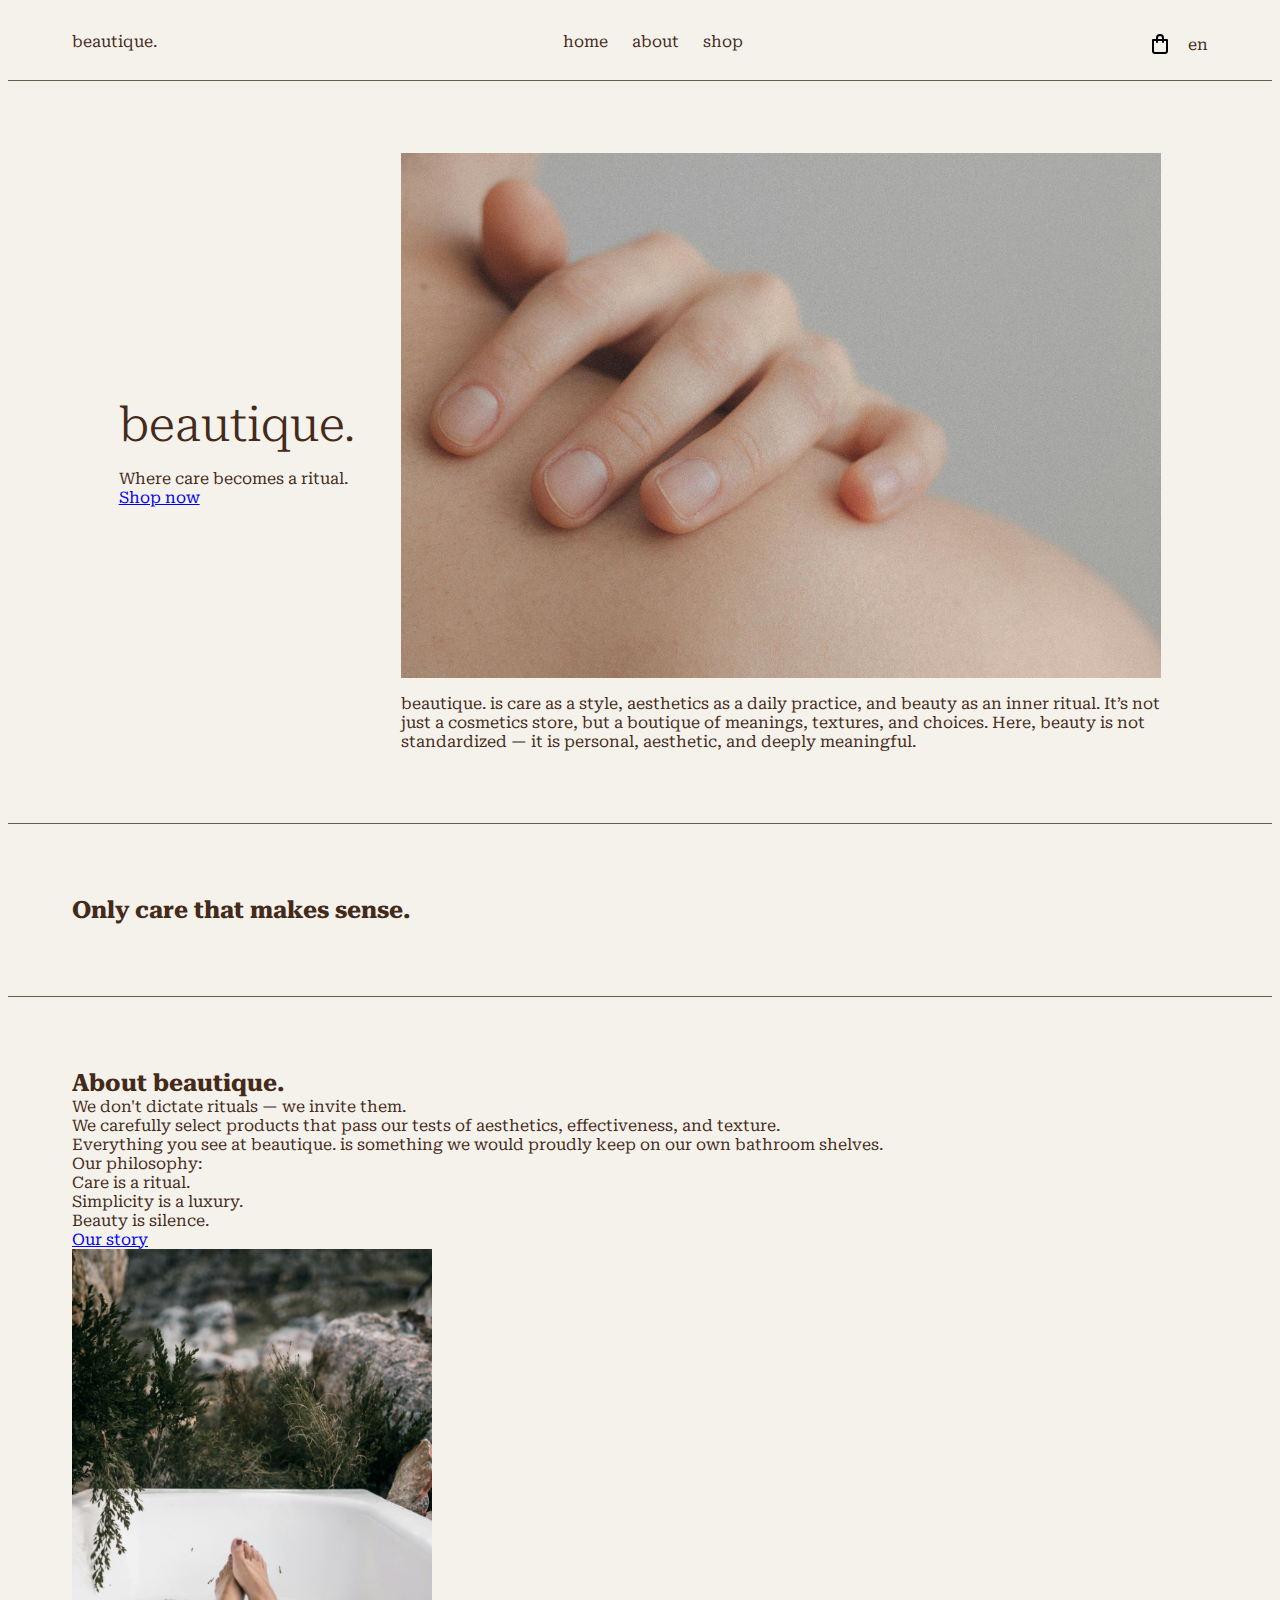
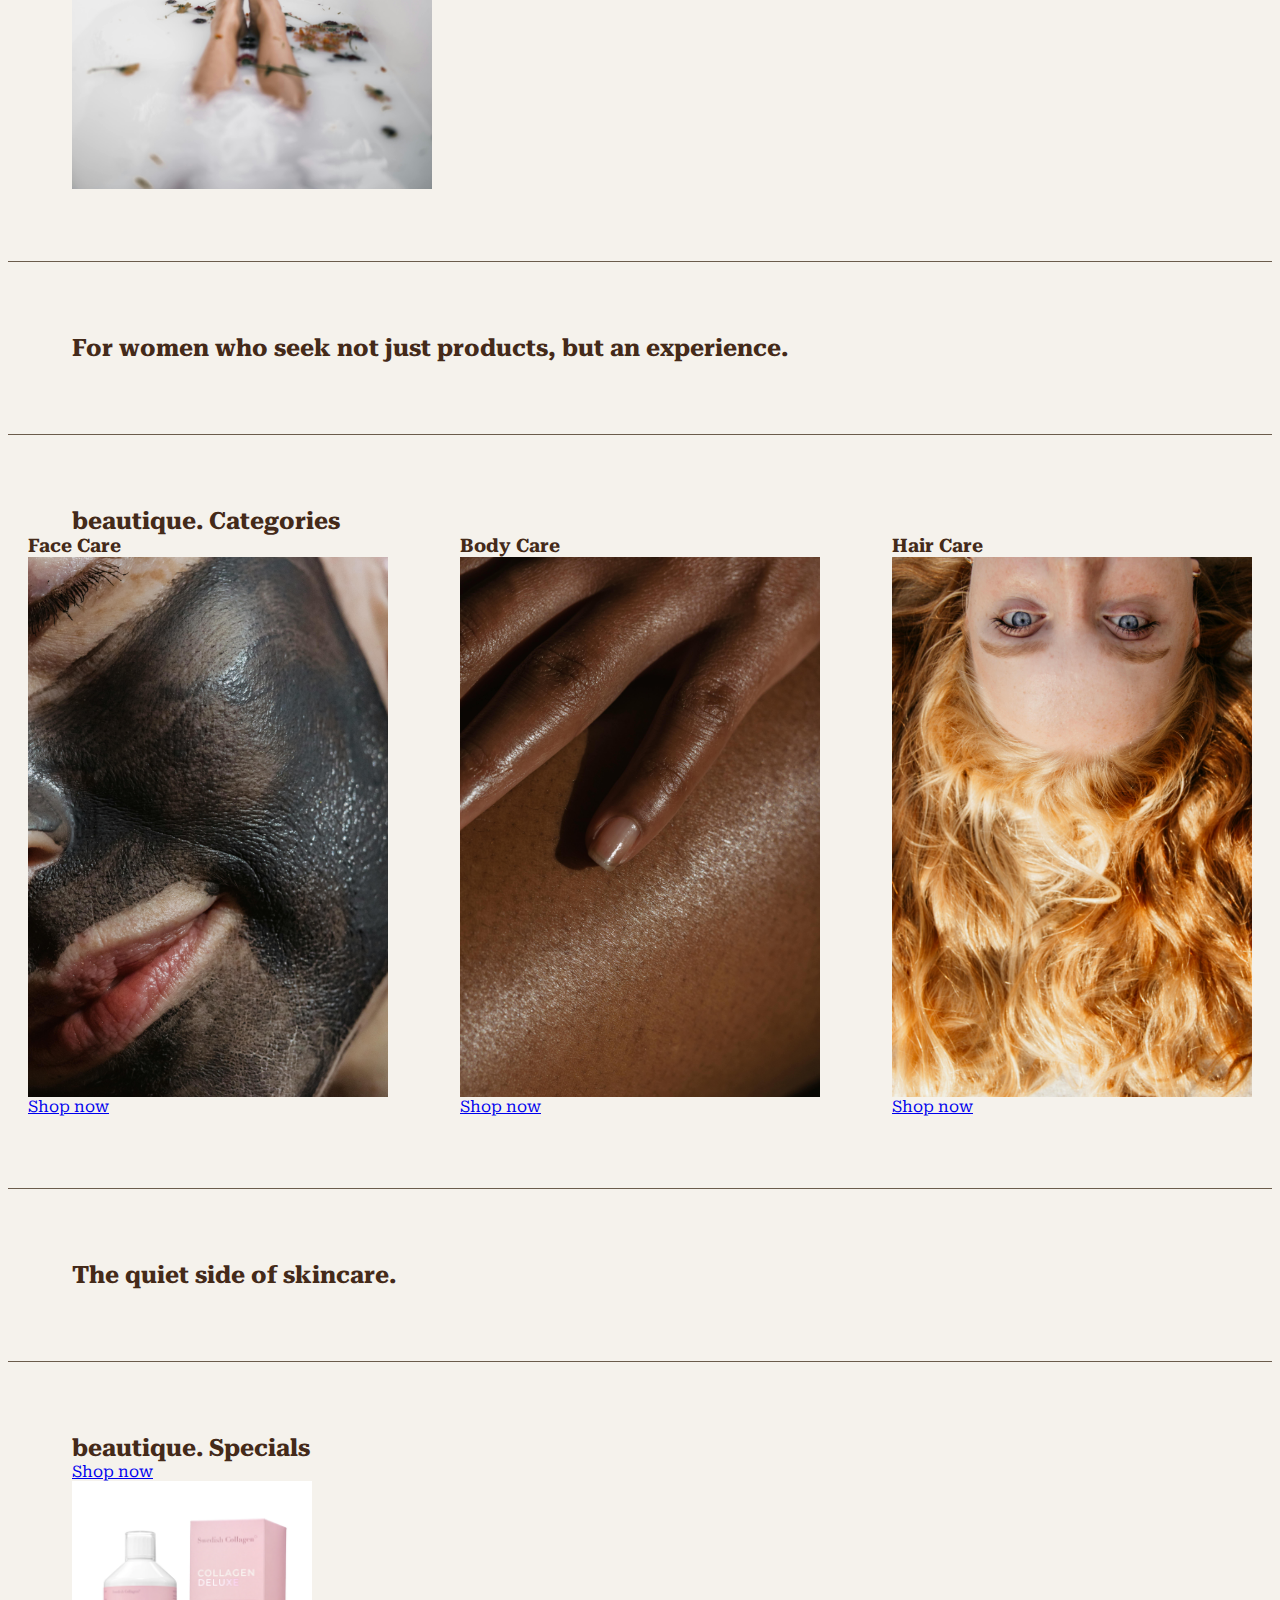
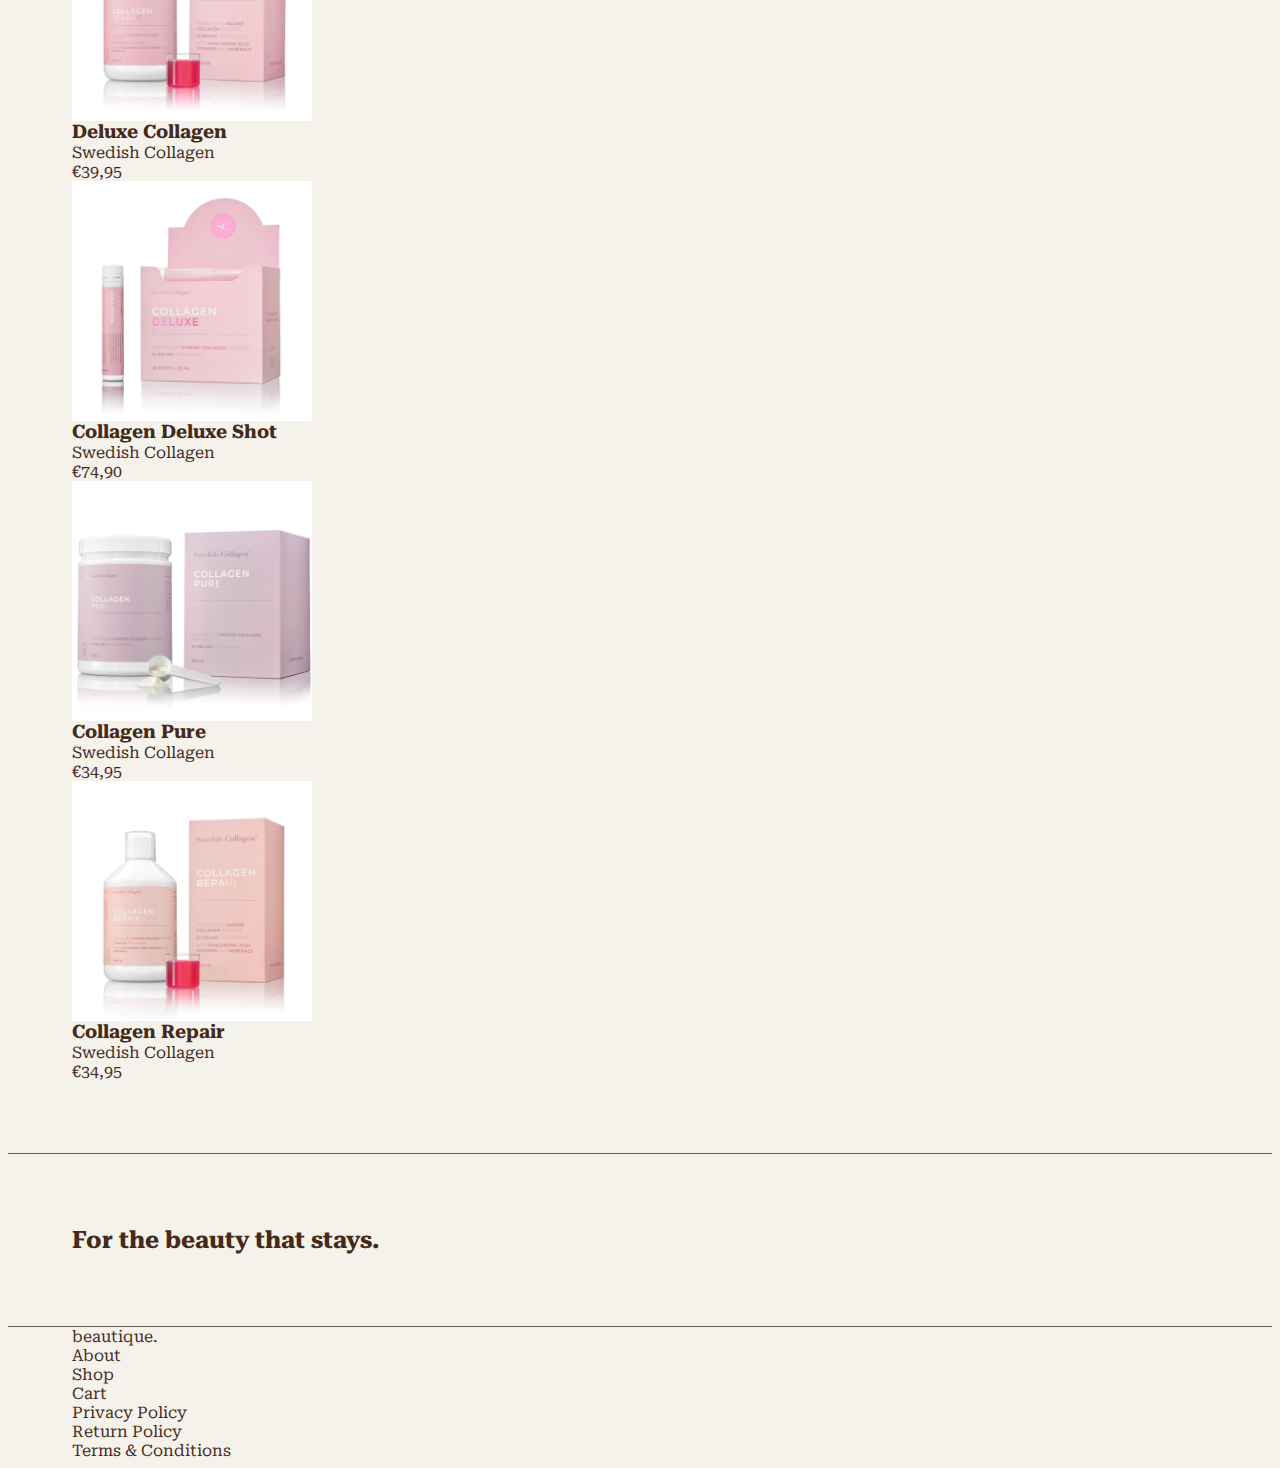
<file: index.html>
<html lang="en">
  <head>
    <meta charset="UTF-8" />
    <meta name="viewport" content="width=device-width, initial-scale=1.0" />
    <title>Beautique</title>
    <link rel="preconnect" href="https://fonts.googleapis.com" />
    <link rel="preconnect" href="https://fonts.gstatic.com" crossorigin />
    <link
      href="https://fonts.googleapis.com/css2?family=Cormorant:ital,wght@0,300..700;1,300..700&family=Crimson+Text:ital,wght@0,400;0,600;0,700;1,400;1,600;1,700&family=Roboto+Serif:ital,opsz,wght@0,8..144,100..900;1,8..144,100..900&display=swap"
      rel="stylesheet"
    />
    <link rel="stylesheet" href="./css/styles.css" />
  </head>
  <body>
    <header class="header">
      <div class="container header-container">
        <span class="logo">beautique.</span>
        <nav class="header-nav">
          <ul class="header-nav-list list">
            <li class="header-nav-item">home</li>
            <li class="header-nav-item">about</li>
            <li class="header-nav-item">shop</li>
          </ul>
        </nav>
        <ul class="btn-list list">
          <li class="mini-btn">
            <a href="./"
              ><img
                src="./images/shopping-bag.svg"
                alt=""
                width="24"
                height="24"
            /></a>
          </li>
          <li class="mini-btn">en</li>
        </ul>
      </div>
    </header>
    <main>
      <section class="section hero-section">
        <div class="container hero-container">
          <div class="hero-texts">
            <h1 class="hero-title">beautique.</h1>
            <p>Where care becomes a ritual.</p>
            <a href="./" class="shop-btn">Shop now</a>
          </div>
          <div class="hero-img-wrap">
            <img
              src="./images/pexels-ximenamora-1727200.jpg"
              alt=""
              width="760"
            />
            <p>
              beautique. is care as a style, aesthetics as a daily practice, and
              beauty as an inner ritual. It’s not just a cosmetics store, but a
              boutique of meanings, textures, and choices. Here, beauty is not
              standardized — it is personal, aesthetic, and deeply meaningful.
            </p>
          </div>
        </div>
      </section>
      <section class="wow-section section">
        <div class="container wow-container">
          <h2 class="wow-title">Only care that makes sense.</h2>
        </div>
      </section>
      <section class="about-section section">
        <div class="container about-container">
          <div class="text-wrap">
            <h2 class="section-title about-section-title">About beautique.</h2>
            <p class="section-text">
              We don't dictate rituals — we invite them.
            </p>
            <p class="section-text">
              We carefully select products that pass our tests of aesthetics,
              effectiveness, and texture.
            </p>
            <p class="section-text">
              Everything you see at beautique. is something we would proudly
              keep on our own bathroom shelves.
            </p>
            <p class="section-text">Our philosophy:</p>
            <p class="section-text">Care is a ritual.</p>
            <p class="section-text">Simplicity is a luxury.</p>
            <p class="section-text">Beauty is silence.</p>
              <a href="./" class="shop-btn about-btn">Our story</a>
          </div>
          <img
            src="./images/pexels-taryn-elliott-8096932.jpg"
            alt=""
            width="360"
          />
        </div>
      </section>
      <section class="section wow-section">
        <div class="container wow-container">
          <h2 class="wow-title">
            For women who seek not just products, but an experience.
          </h2>
        </div>
      </section>
      <section class="shop-section section">
        <div class="container shop-container">
          <h2 class="section-title shop-section-title">
            beautique. Categories
          </h2>
          <ul class="list category-list">
            <li class="category-item">
              <h3 class="section-subtitle">Face Care</h3>
              <img
                src="./images/pexels-angela-roma-7479681.jpg"
                alt=""
                width="360"
              />
              <a href="./" class="shop-btn">Shop now</a>
            </li>
            <li class="category-item">
              <h3 class="section-subtitle">Body Care</h3>
              <img
                src="./images/pexels-angela-roma-7480273.jpg"
                alt=""
                width="360"
              />
              <a href="./" class="shop-btn">Shop now</a>
            </li>
            <li class="category-item">
              <h3 class="section-subtitle">Hair Care</h3>
              <img
                src="./images/pexels-julia-kuzenkov-442028-2817082.jpg"
                alt=""
                width="360"
              />
              <a href="./" class="shop-btn">Shop now</a>
            </li>
          </ul>
        </div>
      </section>

      <section class="wow-section section">
        <div class="container wow-container">
          <h2 class="wow-title">The quiet side of skincare.</h2>
        </div>
      </section>
      <section class="section specials-section">
        <div class="container specials-container">
          <h2 class="section-title">beautique. Specials</h2>
          <a href="./" class="shop-btn">Shop now</a>
          <ul class="specials-list list">
            <li class="specials-item">
              <article class="specials-card">
                <img
                  src="./images/shop/collagen/v006_new_sc_deluxe_product_photo.png.webp"
                  alt=""
                  width="240"
                />
                <h3>Deluxe Collagen</h3>
                <p>Swedish Collagen</p>
                <p>€39,95</p>
              </article>
            </li>
            <li class="specials-item">
              <article class="specials-card">
                <img
                  src="./images/shop/collagen/v006_new_sc_deluxe_shot_and_vial_20p_product_photo.png.webp"
                  alt=""
                  width="240"
                />
                <h3>Collagen Deluxe Shot</h3>
                <p>Swedish Collagen</p>
                <p>€74,90</p>
              </article>
            </li>
            <li class="specials-item">
              <article class="specials-card">
                <img
                  src="./images/shop/collagen/v006_new_sc_pure_product_photo.png.webp"
                  alt=""
                  width="240"
                />
                <h3>Collagen Pure</h3>
                <p>Swedish Collagen</p>
                <p>€34,95</p>
              </article>
            </li>
            <li class="specials-item">
              <article class="specials-card">
                <img
                  src="./images/shop/collagen/v006_new_sc_repair_product_photo.png.webp"
                  alt=""
                  width="240"
                />
                <h3>Collagen Repair</h3>
                <p>Swedish Collagen</p>
                <p>€34,95</p>
              </article>
            </li>
          </ul>
        </div>
      </section>
      <section class="wow-section section">
        <div class="container wow-container">
          <h2 class="wow-title">For the beauty that stays.</h2>
        </div>
      </section>
    </main>
    <footer class="footer">
      <div class="container footer-container">
        <span class="logo">beautique.</span>
        <nav class="footer-nav">
          <ul class="footer-nav-list list">
            <li>About</li>
            <li>Shop</li>
            <li>Cart</li>
          </ul>
          <ul class="footer-nav-list list">
            <li>Privacy Policy</li>
            <li>Return Policy</li>
            <li>Terms & Conditions</li>
          </ul>
        </nav>
      </div>
    </footer>
  </body>
</html>
</file>
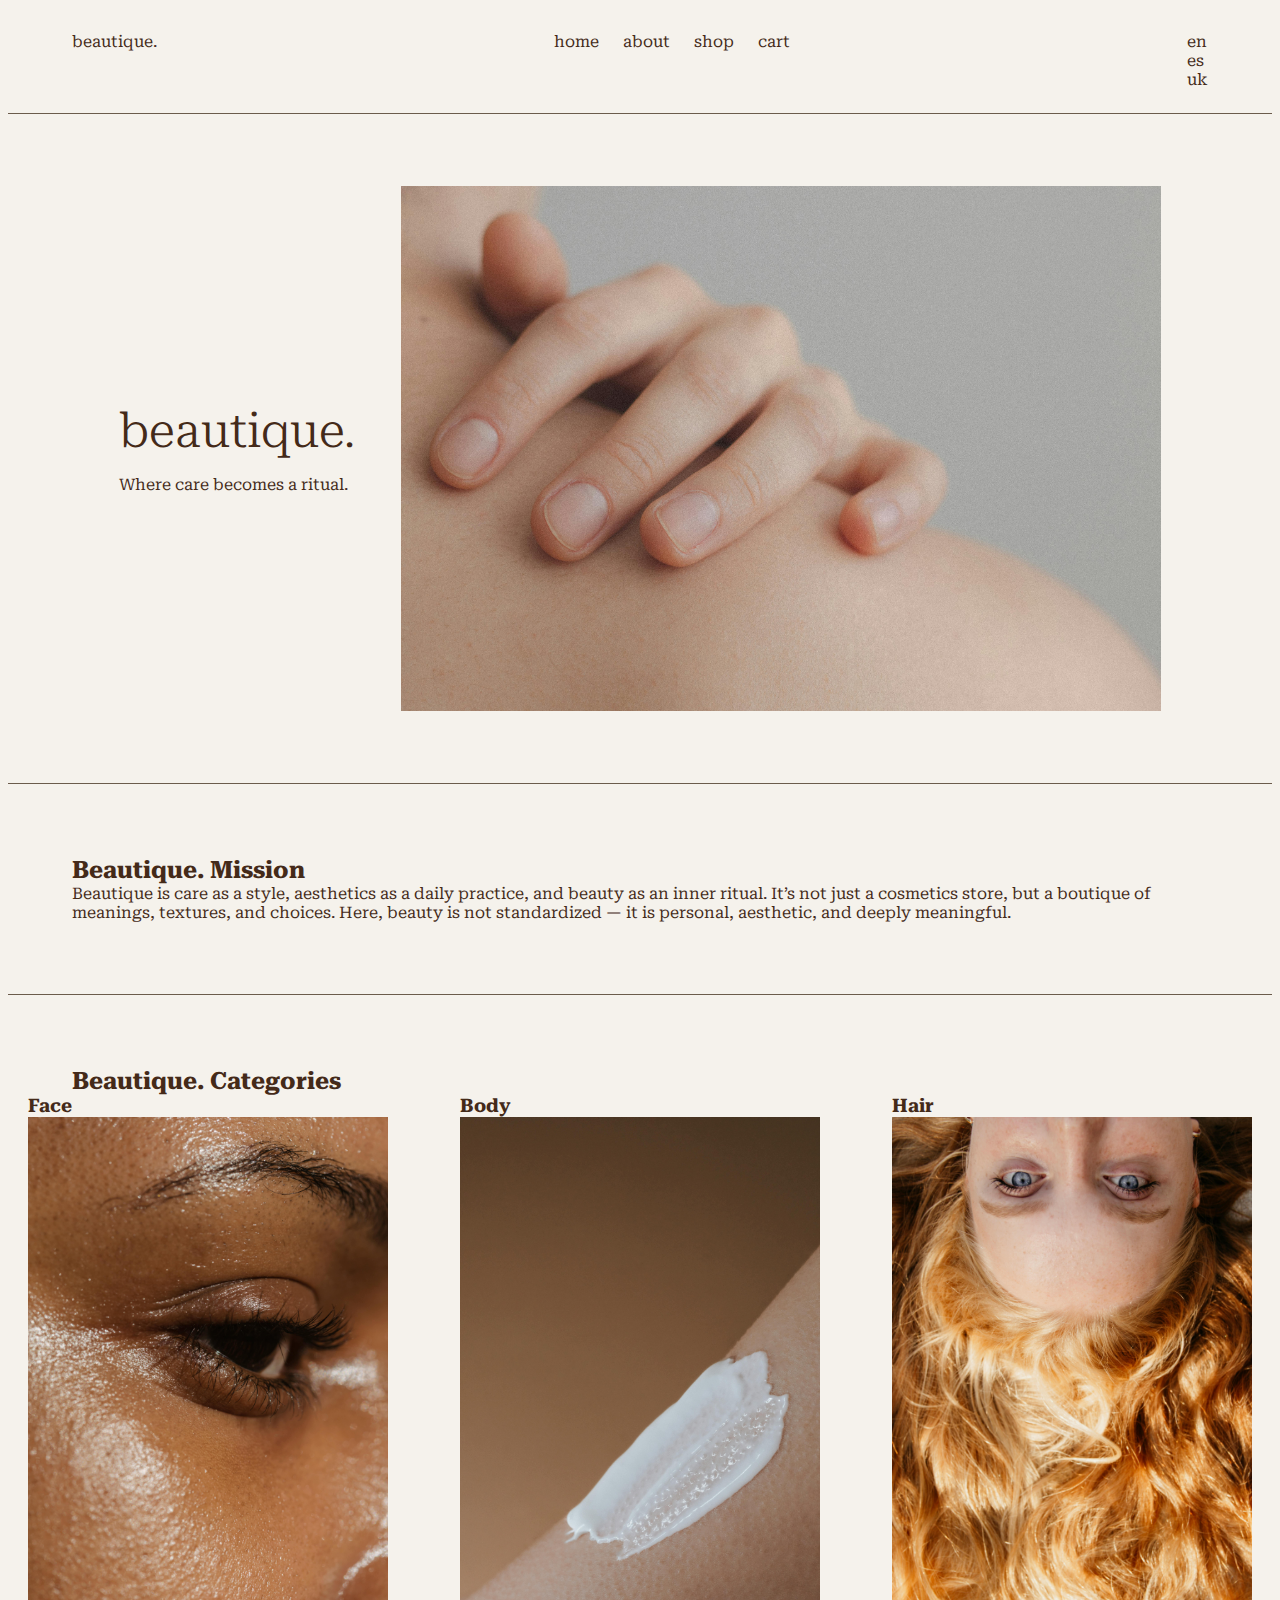
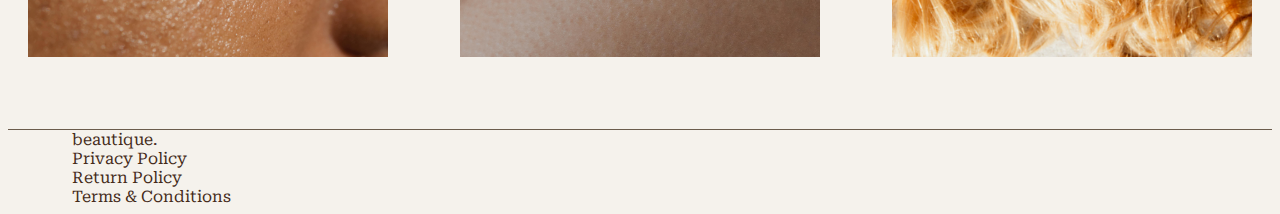
<file: en/index.html>
<html lang="en">
  <head>
    <meta charset="UTF-8" />
    <meta name="viewport" content="width=device-width, initial-scale=1.0" />
    <title>Beautique</title>
    <link rel="preconnect" href="https://fonts.googleapis.com" />
    <link rel="preconnect" href="https://fonts.gstatic.com" crossorigin />
    <link
      href="https://fonts.googleapis.com/css2?family=Cormorant:ital,wght@0,300..700;1,300..700&family=Crimson+Text:ital,wght@0,400;0,600;0,700;1,400;1,600;1,700&family=Roboto+Serif:ital,opsz,wght@0,8..144,100..900;1,8..144,100..900&display=swap"
      rel="stylesheet"
    />
    <link rel="stylesheet" href="../css/styles.css" />
  </head>
  <body>
    <header class="header">
      <div class="container header-container">
        <span class="logo">beautique.</span>
        <nav class="header-nav">
          <ul class="header-nav-list list">
            <li class="header-nav-item">home</li>
            <li class="header-nav-item">about</li>
            <li class="header-nav-item">shop</li>
            <li class="header-nav-item">cart</li>
          </ul>
        </nav>
        <ul class="lang-list list">
          <li>en</li>
          <li>es</li>
          <li>uk</li>
        </ul>
      </div>
    </header>
    <main>
      <section class="section hero-section">
        <div class="container hero-container">
          <div class="hero-texts">
            <h1 class="hero-title">beautique.</h1>
            <p>Where care becomes a ritual.</p>
          </div>

          <img
            src="../images/pexels-ximenamora-1727200.jpg"
            alt=""
            width="760"
          />
        </div>
      </section>
      <section class="about-section section">
        <div class="container about-container">
          <h2 class="section-title">Beautique. Mission</h2>
          <p class="section-text">
            Beautique is care as a style, aesthetics as a daily practice, and
            beauty as an inner ritual. It’s not just a cosmetics store, but a
            boutique of meanings, textures, and choices. Here, beauty is not
            standardized — it is personal, aesthetic, and deeply meaningful.
          </p>
        </div>
      </section>
      <section class="shop-section section">
        <div class="container shop-container">
          <h2>Beautique. Categories</h2>
          <ul class="list category-list">
            <li class="category-item">
              <h3 class="section-subtitle">Face</h3>
              <img src="../images/pexels-angela-roma-7479541.jpg" alt="" width="360">
            </li>
            <li class="category-item">
              <h3 class="section-subtitle">Body</h3>
              <img src="../images/pexels-feyzayildirimphoto-20469563.jpg" alt="" width="360">
            </li>
            <li class="category-item">
              <h3 class="section-subtitle">Hair</h3>
              <img src="../images/pexels-julia-kuzenkov-442028-2817082.jpg" alt="" width="360">
            </li>
          </ul>
        </div>
      </section>
    </main>
    <footer class="footer">
      <div class="container footer-container">
        <span class="logo">beautique.</span>
        <nav class="footer-nav">
          <ul class="footer-nav-list list">
            <li>Privacy Policy</li>
            <li>Return Policy</li>
            <li>Terms & Conditions</li>
          </ul>
        </nav>
      </div>
    </footer>
  </body>
</html>
</file>
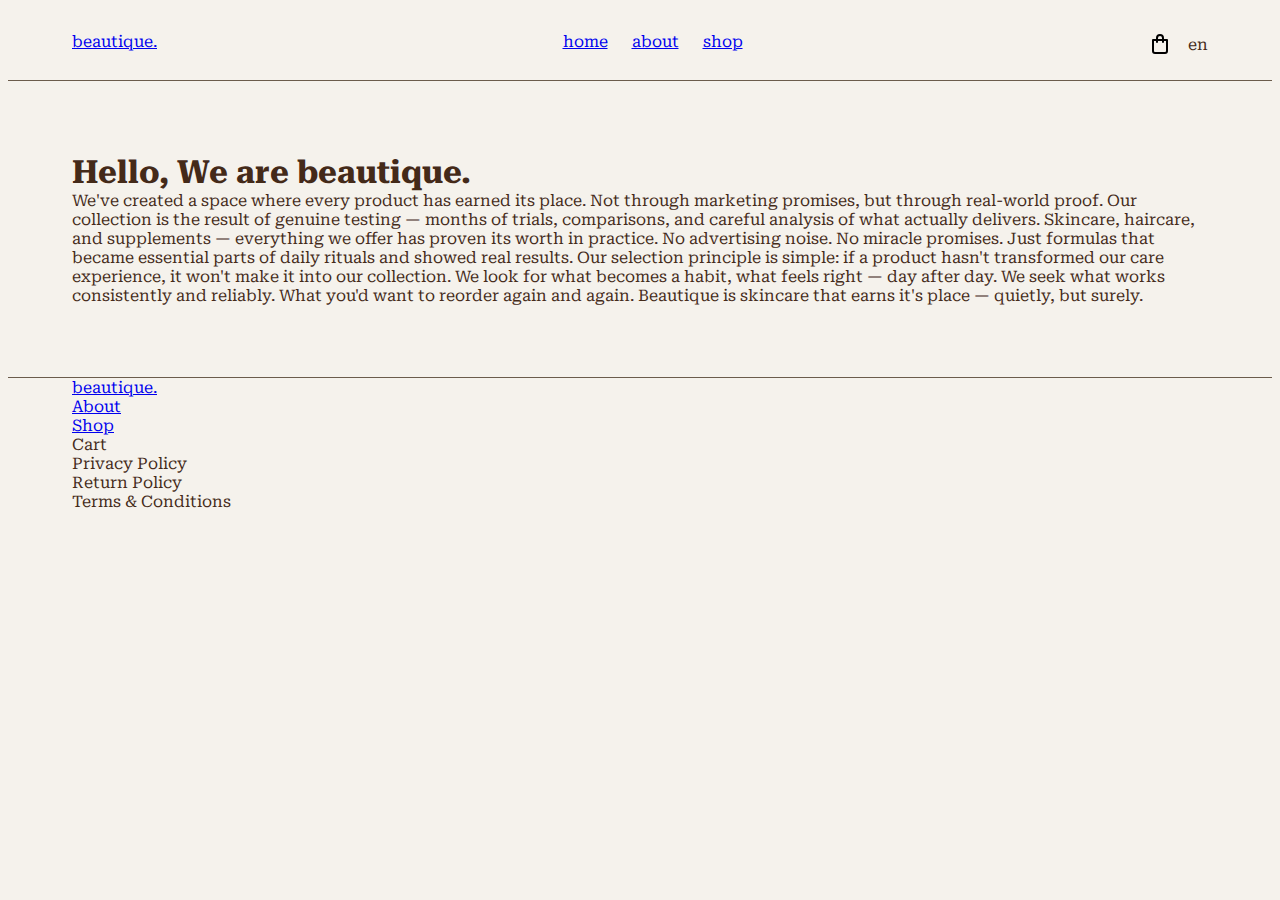
<file: about.html>
<html lang="en">
  <head>
    <meta charset="UTF-8" />
    <meta name="viewport" content="width=device-width, initial-scale=1.0" />
    <title>beautique - about</title>
    <link rel="preconnect" href="https://fonts.googleapis.com" />
    <link rel="preconnect" href="https://fonts.gstatic.com" crossorigin />
    <link
      href="https://fonts.googleapis.com/css2?family=Cormorant:ital,wght@0,300..700;1,300..700&family=Crimson+Text:ital,wght@0,400;0,600;0,700;1,400;1,600;1,700&family=Roboto+Serif:ital,opsz,wght@0,8..144,100..900;1,8..144,100..900&display=swap"
      rel="stylesheet"
    />
    <link rel="stylesheet" href="./css/styles.css" />
  </head>
  <body>
    <header class="header">
      <div class="container header-container">
        <div class="logo">
          <a href="./index.html" class="link">beautique.</a>
        </div>
        <nav class="header-nav">
          <ul class="header-nav-list list">
            <li class="header-nav-item">
              <a href="./index.html" class="link">home</a>
            </li>
            <li class="header-nav-item"><a href="./" class="link">about</a></li>
            <li class="header-nav-item">
              <a href="./shop.html" class="link">shop</a>
            </li>
          </ul>
        </nav>
        <ul class="btn-list list">
          <li class="mini-btn">
            <a href="./"
              ><img
                src="./images/shopping-bag.svg"
                alt=""
                width="24"
                height="24"
            /></a>
          </li>
          <li class="mini-btn">en</li>
        </ul>
      </div>
    </header>
    <main>
      <section class="section">
        <div class="container">
          <h1 class="section-title">Hello, We are beautique.</h1>
          <p class="section-text">
            We've created a space where every product has earned its place. Not
            through marketing promises, but through real-world proof. Our
            collection is the result of genuine testing — months of trials,
            comparisons, and careful analysis of what actually delivers.
            Skincare, haircare, and supplements — everything we offer has proven
            its worth in practice. No advertising noise. No miracle promises.
            Just formulas that became essential parts of daily rituals and
            showed real results. Our selection principle is simple: if a product
            hasn't transformed our care experience, it won't make it into our
            collection. We look for what becomes a habit, what feels right — day
            after day. We seek what works consistently and reliably. What you'd
            want to reorder again and again. Beautique is skincare that earns
            it's place — quietly, but surely.
          </p>
        </div>
      </section>
    </main>
    <footer class="footer">
      <div class="container footer-container">
        <div class="logo">
          <a href="./index.html" class="link">beautique.</a>
        </div>
        <nav class="footer-nav">
          <ul class="footer-nav-list list">
            <li><a href="./about.html" class="link">About</a></li>
            <li><a href="./shop.html" class="link">Shop</a></li>
            <li><a href="./" class="link"></a>Cart</li>
          </ul>
          <ul class="footer-nav-list list">
            <li>Privacy Policy</li>
            <li>Return Policy</li>
            <li>Terms & Conditions</li>
          </ul>
        </nav>
      </div>
    </footer>
  </body>
</html>
</file>
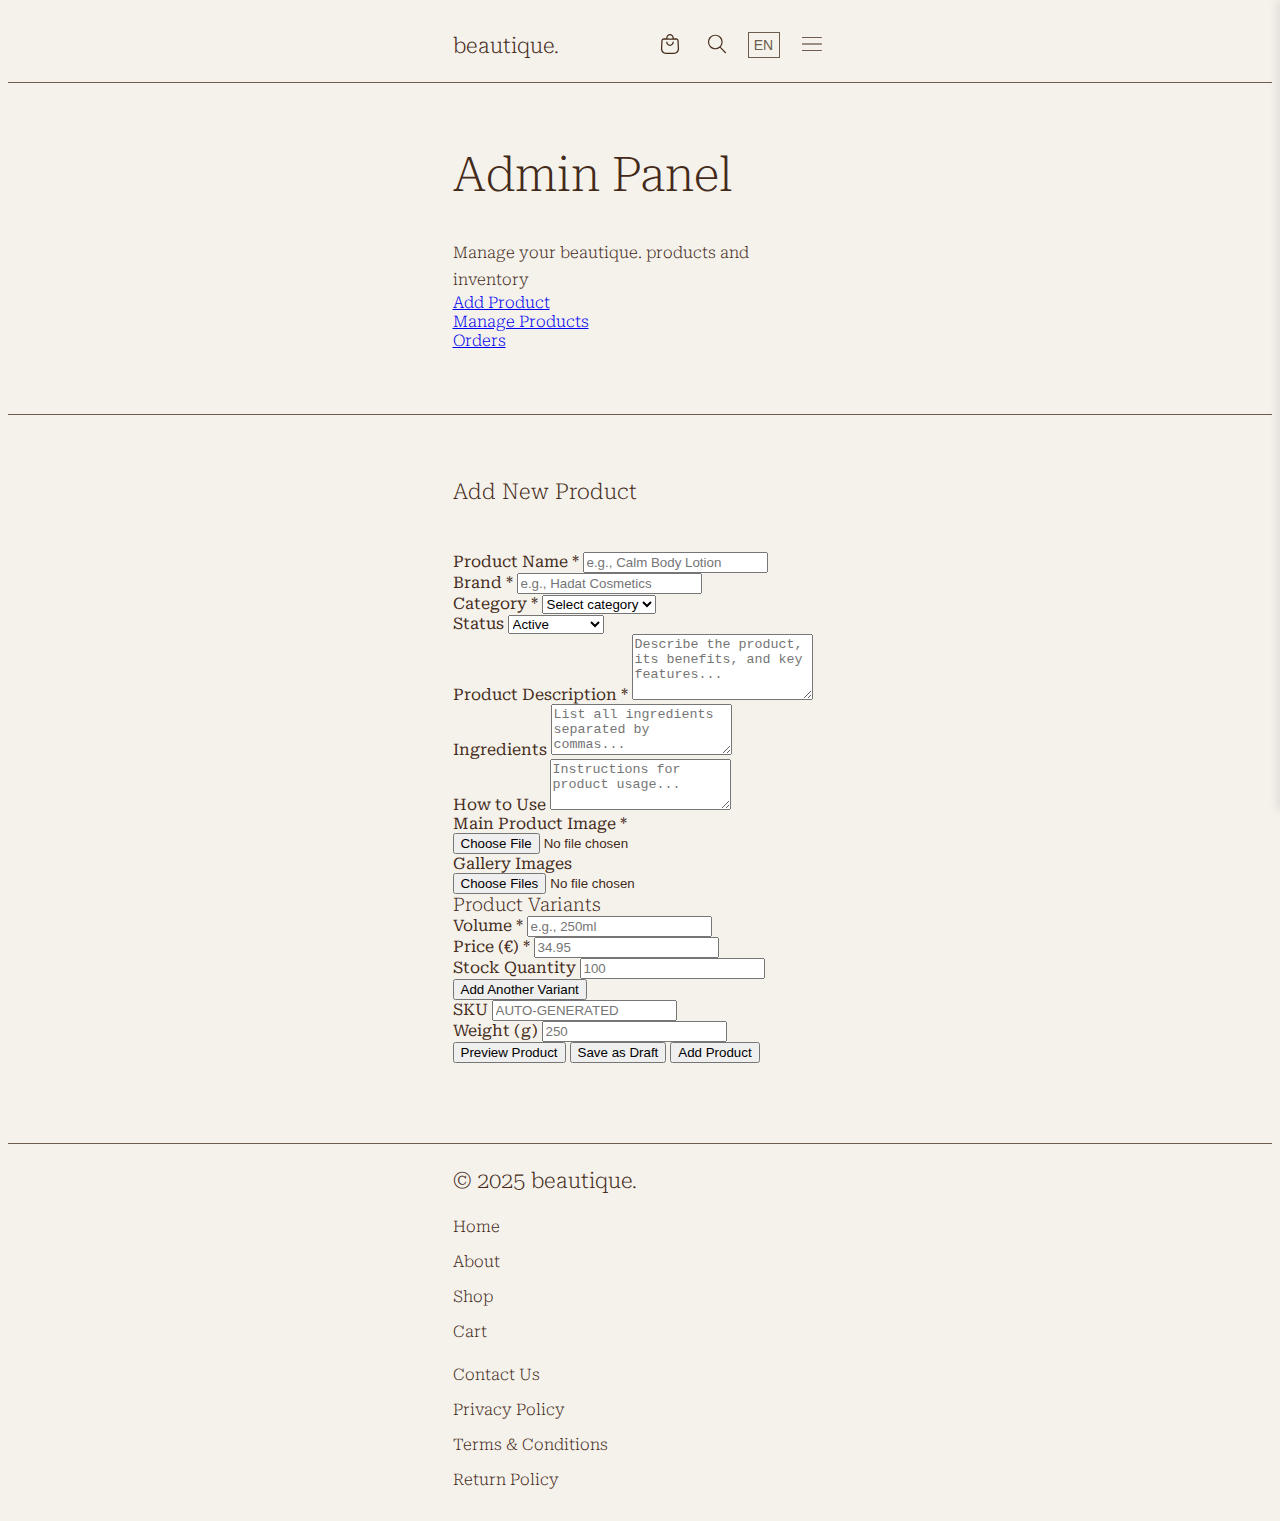
<file: admin.html>
<html lang="en">
  <head>
    <meta charset="UTF-8" />
    <meta name="viewport" content="width=device-width, initial-scale=1.0" />
    <title>beautique. admin</title>
    <link
      rel="shortcut icon"
      href="./images/icons/favicon.ico"
      type="image/x-icon"
    />
    <link rel="preconnect" href="https://fonts.googleapis.com" />
    <link rel="preconnect" href="https://fonts.gstatic.com" crossorigin />
    <link
      href="https://fonts.googleapis.com/css2?family=Roboto+Serif:ital,opsz,wght@0,8..144,100..900;1,8..144,100..900&display=swap"
      rel="stylesheet"
    />

    <link
      rel="stylesheet"
      href="https://cdnjs.cloudflare.com/ajax/libs/modern-normalize/2.0.0/modern-normalize.min.css"
      integrity="sha512-4xo8blKMVCiXpTaLzQSLSw3KFOVPWhm/TRtuPVc4WG6kUgjH6J03IBuG7JZPkcWMxJ5huwaBpOpnwYElP/m6wg=="
      crossorigin="anonymous"
      referrerpolicy="no-referrer"
    />
    <link rel="stylesheet" href="./styles.css" />
  </head>
  <body>
    <header class="header">
      <div class="container header-container">
        <div class="header-logo">
          <a href="./index.html" class="logo link"> beautique. </a>
        </div>
        <nav class="site-nav-header">
          <ul class="header-nav-list list">
            <li class="header-nav-item">
              <a href="./index.html" class="link">Home</a>
            </li>
            <li class="header-nav-item">
              <a href="./about.html" class="link">About</a>
            </li>
            <li class="header-nav-item">
              <a href="./shop.html" class="link">Shop</a>
            </li>
            <li class="header-nav-item">
              <a href="./contact.html" class="link">Contact</a>
            </li>
          </ul>
        </nav>
        <ul class="header-btn-list list">
          <li class="header-btn-item">
            <button class="open-cart-btn empty-button">
              <svg class="cart-icon icon" width="20" height="20">
                <use
                  href="./images/icons/icons.svg#icon-instagram-shop-icon"
                ></use>
              </svg>
              <span class="cart-counter" style="display: none"></span>
            </button>
          </li>
          <li class="header-btn-item">
            <button class="empty-button">
              <svg class="search-icon icon" width="18" height="20">
                <use
                  href="./images/icons/icons.svg#icon-search-line-icon"
                ></use>
              </svg>
            </button>
          </li>
          <li class="header-btn-item">
            <button class="lang-toggle" id="lang-toggle">EN</button>
          </li>
          <li class="header-btn-item">
            <button class="mob-menu-btn empty-button" type="button">
              <svg
                class="mob-menu-icon icon"
                id="menu-icon"
                width="20"
                height="16"
              >
                <use
                  href="./images/icons/icons.svg#icon-three-horizontal-lines-outline-icon"
                  class="burger-icon"
                  id="burger-icon"
                ></use>
                <use
                  href="./images/icons/icons.svg#icon-close-line-icon"
                  class="close-icon"
                  id="close-icon"
                ></use>
              </svg>
            </button>
          </li>
        </ul>
      </div>
      <!-- mob-menu -->
      <div class="mob-menu" id="mob-menu">
        <nav class="mob-menu-nav">
          <ul class="mob-menu-nav-list list">
            <li class="mob-menu-item">
              <a class="mob-menu-nav-link link" href="./index.html">Home</a>
            </li>
            <li class="mob-menu-item">
              <a class="mob-menu-nav-link link" href="./about.html">About</a>
            </li>
            <li class="mob-menu-item">
              <a class="mob-menu-nav-link link" href="./shop.html">Shop</a>
            </li>
            <li class="mob-menu-item">
              <a class="mob-menu-nav-link link" href="./contact.html"
                >Contact</a
              >
            </li>
          </ul>
        </nav>
      </div>
    </header>
    <main>
      <section class="section admin-hero-section">
        <div class="container admin-hero-container">
          <h1 class="hero-title">Admin Panel</h1>
          <p class="section-text admin-subtitle">
            Manage your beautique. products and inventory
          </p>
          
          <div class="admin-nav">
            <ul class="admin-nav-list list">
              <li class="admin-nav-item">
                <a href="#add-product" class="admin-nav-link admin-nav-link-active">Add Product</a>
              </li>
              <li class="admin-nav-item">
                <a href="#manage-products" class="admin-nav-link">Manage Products</a>
              </li>
              <li class="admin-nav-item">
                <a href="#orders" class="admin-nav-link">Orders</a>
              </li>
            </ul>
          </div>
        </div>
      </section>

      <section class="section admin-content-section">
        <div class="container admin-container">
          
          <!-- Add Product Form -->
          <div id="add-product" class="admin-panel">
            <h2 class="section-title">Add New Product</h2>
            
            <form class="admin-form" id="add-product-form">
              <div class="admin-form-row">
                <div class="form-group">
                  <label for="product-name" class="form-label">Product Name *</label>
                  <input 
                    type="text" 
                    id="product-name" 
                    name="productName" 
                    class="form-input" 
                    required
                    placeholder="e.g., Calm Body Lotion"
                  />
                </div>

                <div class="form-group">
                  <label for="brand" class="form-label">Brand *</label>
                  <input 
                    type="text" 
                    id="brand" 
                    name="brand" 
                    class="form-input" 
                    required
                    placeholder="e.g., Hadat Cosmetics"
                  />
                </div>
              </div>

              <div class="admin-form-row">
                <div class="form-group">
                  <label for="category" class="form-label">Category *</label>
                  <select id="category" name="category" class="form-select" required>
                    <option value="">Select category</option>
                    <option value="face-care">Face Care</option>
                    <option value="body-care">Body Care</option>
                    <option value="hair-care">Hair Care</option>
                    <option value="specials">Specials</option>
                  </select>
                </div>

                <div class="form-group">
                  <label for="status" class="form-label">Status</label>
                  <select id="status" name="status" class="form-select">
                    <option value="active">Active</option>
                    <option value="inactive">Inactive</option>
                    <option value="out-of-stock">Out of Stock</option>
                  </select>
                </div>
              </div>

              <div class="form-group">
                <label for="description" class="form-label">Product Description *</label>
                <textarea 
                  id="description" 
                  name="description" 
                  class="form-textarea admin-textarea" 
                  rows="4" 
                  required
                  placeholder="Describe the product, its benefits, and key features..."
                ></textarea>
              </div>

              <div class="form-group">
                <label for="ingredients" class="form-label">Ingredients</label>
                <textarea 
                  id="ingredients" 
                  name="ingredients" 
                  class="form-textarea admin-textarea" 
                  rows="3"
                  placeholder="List all ingredients separated by commas..."
                ></textarea>
              </div>

              <div class="form-group">
                <label for="usage" class="form-label">How to Use</label>
                <textarea 
                  id="usage" 
                  name="usage" 
                  class="form-textarea admin-textarea" 
                  rows="3"
                  placeholder="Instructions for product usage..."
                ></textarea>
              </div>

              <div class="admin-form-row">
                <div class="form-group">
                  <label for="main-image" class="form-label">Main Product Image *</label>
                  <input 
                    type="file" 
                    id="main-image" 
                    name="mainImage" 
                    class="form-file-input" 
                    accept="image/*"
                    required
                  />
                  <div class="file-input-preview" id="main-image-preview"></div>
                </div>

                <div class="form-group">
                  <label for="gallery-images" class="form-label">Gallery Images</label>
                  <input 
                    type="file" 
                    id="gallery-images" 
                    name="galleryImages" 
                    class="form-file-input" 
                    accept="image/*"
                    multiple
                  />
                  <div class="file-input-preview" id="gallery-images-preview"></div>
                </div>
              </div>

              <div class="admin-variants-section">
                <h3 class="admin-section-title">Product Variants</h3>
                <div class="admin-variants-container" id="variants-container">
                  <div class="admin-variant">
                    <div class="admin-form-row">
                      <div class="form-group">
                        <label for="variant-volume-1" class="form-label">Volume *</label>
                        <input 
                          type="text" 
                          id="variant-volume-1" 
                          name="variants[0][volume]" 
                          class="form-input" 
                          required
                          placeholder="e.g., 250ml"
                        />
                      </div>
                      <div class="form-group">
                        <label for="variant-price-1" class="form-label">Price (€) *</label>
                        <input 
                          type="number" 
                          id="variant-price-1" 
                          name="variants[0][price]" 
                          class="form-input" 
                          step="0.01"
                          min="0"
                          required
                          placeholder="34.95"
                        />
                      </div>
                      <div class="form-group">
                        <label for="variant-stock-1" class="form-label">Stock Quantity</label>
                        <input 
                          type="number" 
                          id="variant-stock-1" 
                          name="variants[0][stock]" 
                          class="form-input" 
                          min="0"
                          placeholder="100"
                        />
                      </div>
                      <div class="form-group admin-variant-actions">
                        <button type="button" class="admin-btn admin-btn-danger remove-variant-btn" style="display: none;">
                          Remove
                        </button>
                      </div>
                    </div>
                  </div>
                </div>
                <button type="button" class="admin-btn admin-btn-secondary" id="add-variant-btn">
                  Add Another Variant
                </button>
              </div>

              <div class="admin-form-row">
                <div class="form-group">
                  <label for="sku" class="form-label">SKU</label>
                  <input 
                    type="text" 
                    id="sku" 
                    name="sku" 
                    class="form-input" 
                    placeholder="AUTO-GENERATED"
                    readonly
                  />
                </div>
                <div class="form-group">
                  <label for="weight" class="form-label">Weight (g)</label>
                  <input 
                    type="number" 
                    id="weight" 
                    name="weight" 
                    class="form-input" 
                    min="0"
                    placeholder="250"
                  />
                </div>
              </div>

              <div class="admin-form-actions">
                <button type="button" class="admin-btn admin-btn-secondary" id="preview-btn">
                  Preview Product
                </button>
                <button type="button" class="admin-btn admin-btn-secondary" id="save-draft-btn">
                  Save as Draft
                </button>
                <button type="submit" class="admin-btn admin-btn-primary">
                  Add Product
                </button>
              </div>
            </form>
          </div>

          <!-- Manage Products Panel -->
          <div id="manage-products" class="admin-panel" style="display: none;">
            <h2 class="section-title">Manage Products</h2>
            
            <div class="admin-filters">
              <div class="admin-form-row">
                <div class="form-group">
                  <label for="filter-category" class="form-label">Filter by Category</label>
                  <select id="filter-category" class="form-select">
                    <option value="">All Categories</option>
                    <option value="face-care">Face Care</option>
                    <option value="body-care">Body Care</option>
                    <option value="hair-care">Hair Care</option>
                    <option value="specials">Specials</option>
                  </select>
                </div>
                <div class="form-group">
                  <label for="filter-status" class="form-label">Filter by Status</label>
                  <select id="filter-status" class="form-select">
                    <option value="">All Status</option>
                    <option value="active">Active</option>
                    <option value="inactive">Inactive</option>
                    <option value="out-of-stock">Out of Stock</option>
                  </select>
                </div>
                <div class="form-group">
                  <label for="search-products" class="form-label">Search Products</label>
                  <input 
                    type="text" 
                    id="search-products" 
                    class="form-input" 
                    placeholder="Search by name or SKU..."
                  />
                </div>
              </div>
            </div>

            <div class="admin-products-table">
              <table class="admin-table">
                <thead>
                  <tr>
                    <th>Image</th>
                    <th>Product Name</th>
                    <th>Brand</th>
                    <th>Category</th>
                    <th>Price Range</th>
                    <th>Stock</th>
                    <th>Status</th>
                    <th>Actions</th>
                  </tr>
                </thead>
                <tbody id="products-table-body">
                  <!-- Products will be populated by JavaScript -->
                </tbody>
              </table>
            </div>
          </div>

          <!-- Orders Panel -->
          <div id="orders" class="admin-panel" style="display: none;">
            <h2 class="section-title">Orders Management</h2>
            
            <div class="admin-orders-stats">
              <div class="admin-stat-card">
                <h3 class="admin-stat-title">Total Orders</h3>
                <p class="admin-stat-value">0</p>
              </div>
              <div class="admin-stat-card">
                <h3 class="admin-stat-title">Pending Orders</h3>
                <p class="admin-stat-value">0</p>
              </div>
              <div class="admin-stat-card">
                <h3 class="admin-stat-title">Completed Orders</h3>
                <p class="admin-stat-value">0</p>
              </div>
              <div class="admin-stat-card">
                <h3 class="admin-stat-title">Total Revenue</h3>
                <p class="admin-stat-value">€0.00</p>
              </div>
            </div>

            <div class="admin-orders-table">
              <table class="admin-table">
                <thead>
                  <tr>
                    <th>Order ID</th>
                    <th>Customer</th>
                    <th>Date</th>
                    <th>Items</th>
                    <th>Total</th>
                    <th>Status</th>
                    <th>Actions</th>
                  </tr>
                </thead>
                <tbody id="orders-table-body">
                  <tr>
                    <td colspan="7" class="admin-table-empty">No orders yet</td>
                  </tr>
                </tbody>
              </table>
            </div>
          </div>

        </div>
      </section>
    </main>
    
    <footer class="footer">
      <div class="container footer-container">
        <div class="header-logo">
          <a href="./index.html" class="logo link"> &copy 2025 beautique. </a>
        </div>
        <div class="footer-content">
          <nav class="footer-nav">
            <ul class="list footer-nav-list">
              <li class="footer-nav-item">
                <a href="./index.html" class="link">Home</a>
              </li>
              <li class="footer-nav-item">
                <a href="./about.html" class="link">About</a>
              </li>
              <li class="footer-nav-item">
                <a href="./shop.html" class="link">Shop</a>
              </li>
              <li class="footer-nav-item">Cart</li>
            </ul>
          </nav>
          <ul class="util-list list footer-nav-list">
            <li class="footer-nav-item">
              <a href="./contact.html" class="link">Contact Us</a>
            </li>
            <li class="footer-nav-item">
              <a href="./utils.html#privacy-policy" class="link">Privacy Policy</a>
            </li>
            <li class="footer-nav-item">
              <a href="./utils.html#terms-conditions" class="link">Terms & Conditions</a>
            </li>
            <li class="footer-nav-item">
              <a href="./utils.html#return-policy" class="link">Return Policy</a>
            </li>
          </ul>
        </div>
      </div>
    </footer>
    
    <div class="cart-sidebar" id="cart-sidebar">
      <div class="cart-header">
        <h3>Your Cart</h3>
        <button class="close-cart empty-button">
          <svg class="close-cart-icon icon" width="22" height="22">
            <use href="./images/icons/icons.svg#icon-close-line-icon"></use>
          </svg>
        </button>
      </div>

      <div class="cart-items" id="cart-items"></div>

      <div class="cart-footer">
        <div class="cart-total">
          <strong>Total: <span id="cart-total">€0.00</span></strong>
        </div>
        <button class="checkout-btn">Checkout</button>
      </div>
    </div>

    <div class="cart-overlay" id="cart-overlay"></div>

    <script type="module" src="./js/mob-menu.js"></script>
    <script type="module" src="./js/lang.js"></script>
    <script type="module" src="./js/cart.js"></script>
    <script type="module" src="./js/admin.js"></script>
  </body>
</html>
</file>
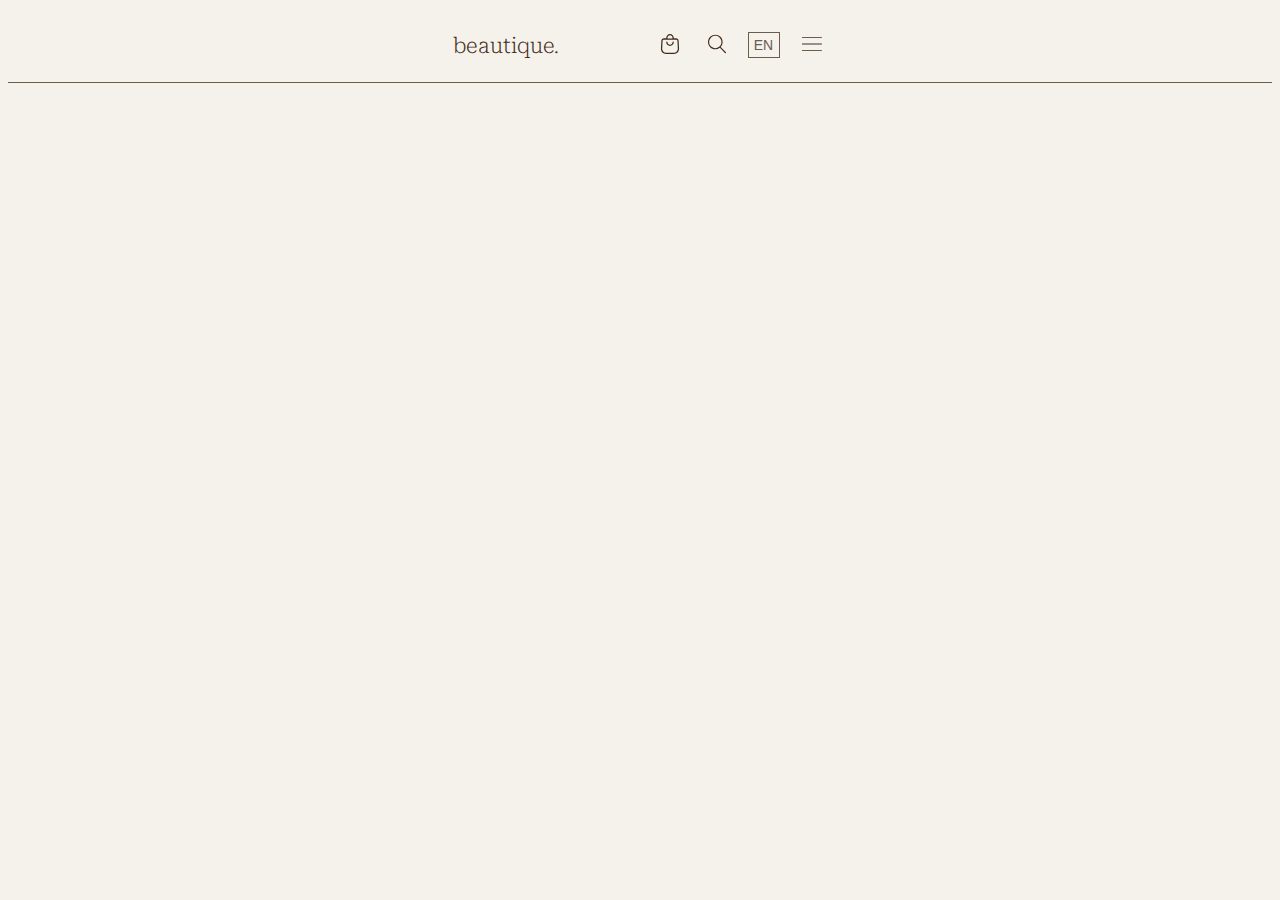
<file: checkout.html>
<html lang="en">
  <head>
    <meta charset="UTF-8" />
    <meta name="viewport" content="width=device-width, initial-scale=1.0" />
    <title>beautique. - checkout</title>
    <link
      rel="shortcut icon"
      href="./images/icons/favicon.ico"
      type="image/x-icon"
    />
    <link rel="preconnect" href="https://fonts.googleapis.com" />
    <link rel="preconnect" href="https://fonts.gstatic.com" crossorigin />
    <link
      href="https://fonts.googleapis.com/css2?family=Roboto+Serif:ital,opsz,wght@0,8..144,100..900;1,8..144,100..900&display=swap"
      rel="stylesheet"
    />

    <link
      rel="stylesheet"
      href="https://cdnjs.cloudflare.com/ajax/libs/modern-normalize/2.0.0/modern-normalize.min.css"
      integrity="sha512-4xo8blKMVCiXpTaLzQSLSw3KFOVPWhm/TRtuPVc4WG6kUgjH6J03IBuG7JZPkcWMxJ5huwaBpOpnwYElP/m6wg=="
      crossorigin="anonymous"
      referrerpolicy="no-referrer"
    />
    <link rel="stylesheet" href="./styles.css" />
  </head>
  <body>
    <header class="header">
      <div class="container header-container">
        <div class="header-logo">
          <a href="./index.html" class="logo link"> beautique. </a>
        </div>
        <nav class="site-nav-header">
          <ul class="header-nav-list list">
            <li class="header-nav-item">
              <a href="./index.html" class="link">Home</a>
            </li>
            <li class="header-nav-item">
              <a href="./about.html" class="link">About</a>
            </li>
            <li class="header-nav-item">
              <a href="./shop.html" class="link">Shop</a>
            </li>
            <li class="header-nav-item">
              <a href="./contact.html" class="link">Contact</a>
            </li>
          </ul>
        </nav>
        <ul class="header-btn-list list">
          <li class="header-btn-item">
            <button class="open-cart-btn empty-button">
              <svg class="cart-icon icon" width="20" height="20">
                <use
                  href="./images/icons/icons.svg#icon-instagram-shop-icon"
                ></use>
              </svg>
              <span class="cart-counter" style="display: none"></span>
            </button>
          </li>
          <li class="header-btn-item">
            <button class="empty-button">
              <svg class="search-icon icon" width="18" height="20">
                <use
                  href="./images/icons/icons.svg#icon-search-line-icon"
                ></use>
              </svg>
            </button>
          </li>
          <li class="header-btn-item">
            <button class="lang-toggle" id="lang-toggle">EN</button>
          </li>
          <li class="header-btn-item">
            <button class="mob-menu-btn empty-button" type="button">
              <svg
                class="mob-menu-icon icon"
                id="menu-icon"
                width="20"
                height="16"
              >
                <use
                  href="./images/icons/icons.svg#icon-three-horizontal-lines-outline-icon"
                  class="burger-icon"
                  id="burger-icon"
                ></use>
                <use
                  href="./images/icons/icons.svg#icon-close-line-icon"
                  class="close-icon"
                  id="close-icon"
                ></use>
              </svg>
            </button>
          </li>
        </ul>
      </div>
      <!-- mob-menu -->
      <div class="mob-menu" id="mob-menu">
        <nav class="mob-menu-nav">
          <ul class="mob-menu-nav-list list">
            <li class="mob-menu-item">
              <a class="mob-menu-nav-link link" href="./index.html">Home</a>
            </li>
            <li class="mob-menu-item">
              <a class="mob-menu-nav-link link" href="./about.html">About</a>
            </li>
            <li class="mob-menu-item">
              <a class="mob-menu-nav-link link" href="./shop.html">Shop</a>
            </li>
            <li class="mob-menu-item">
              <a class="mob-menu-nav-link link" href="./contact.html"
                >Contact</a
              >
            </li>
          </ul>
        </nav>
      </div>
    </header>
</file>
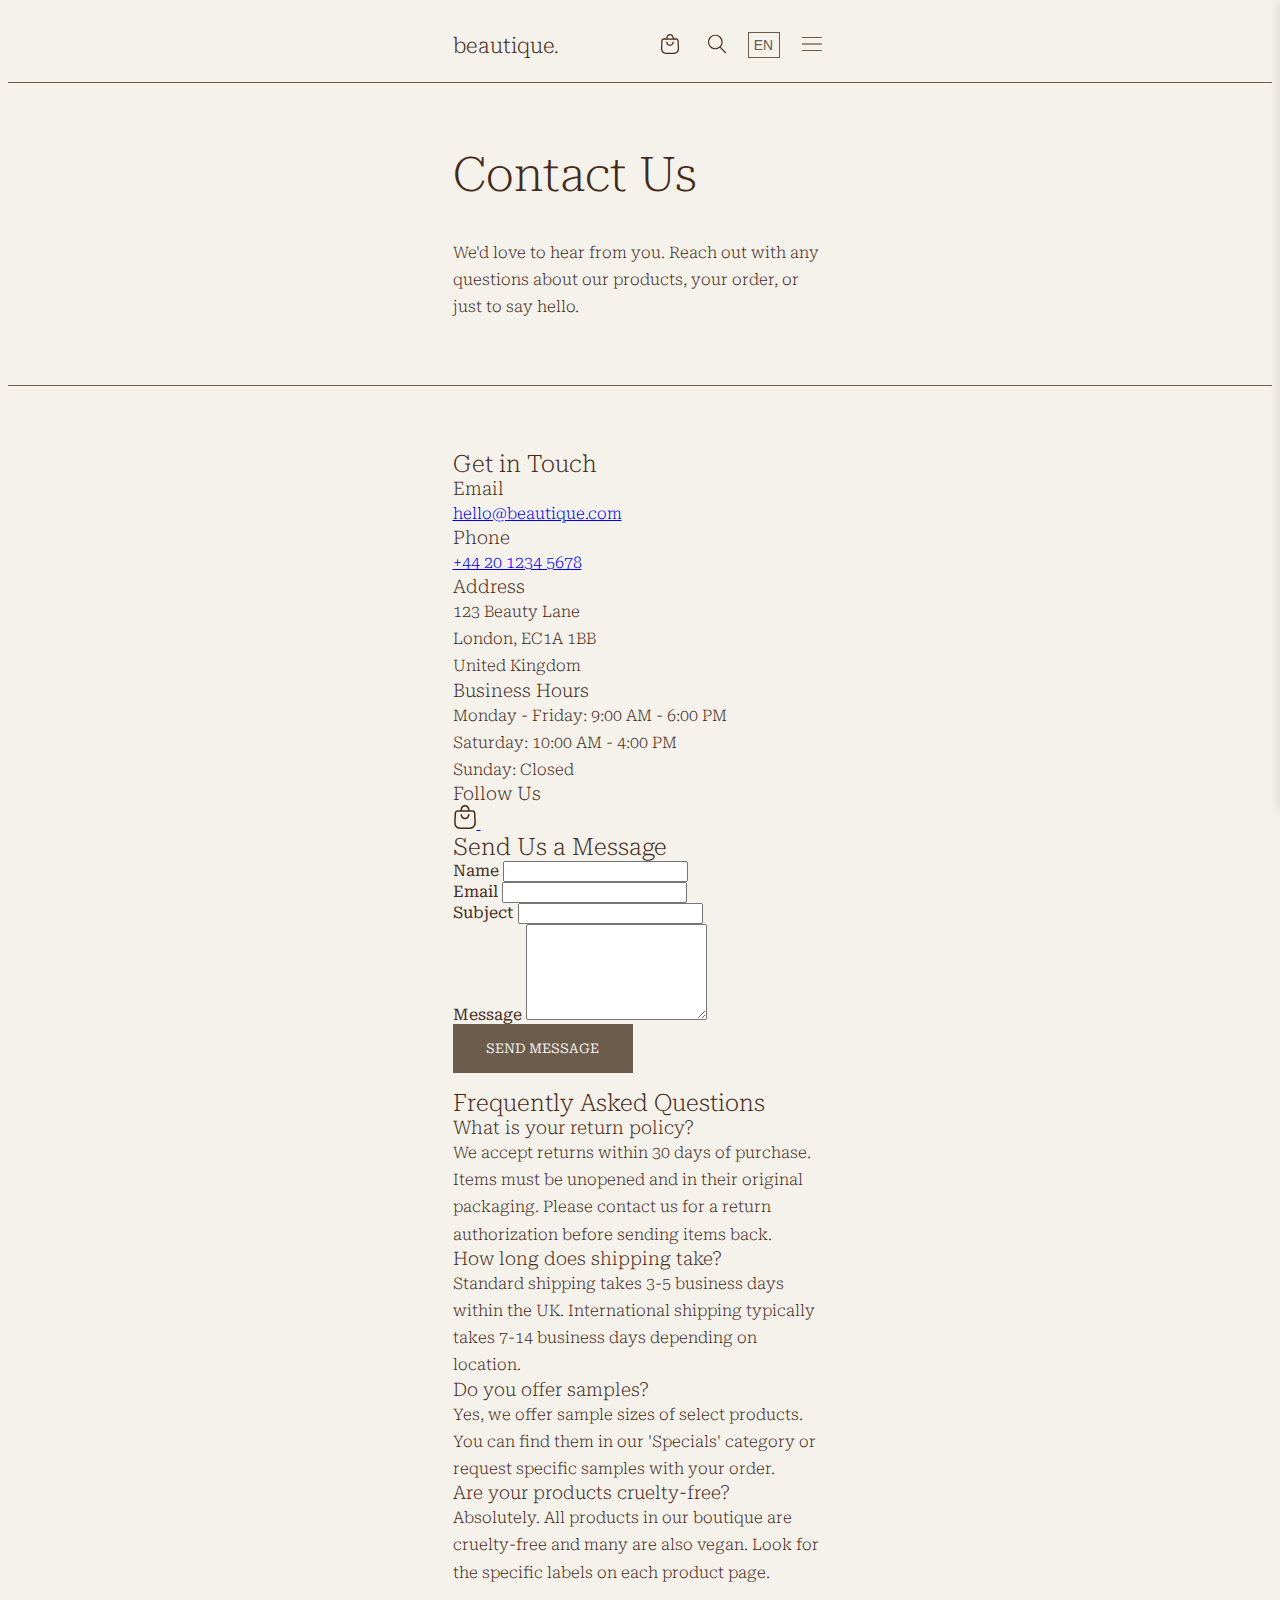
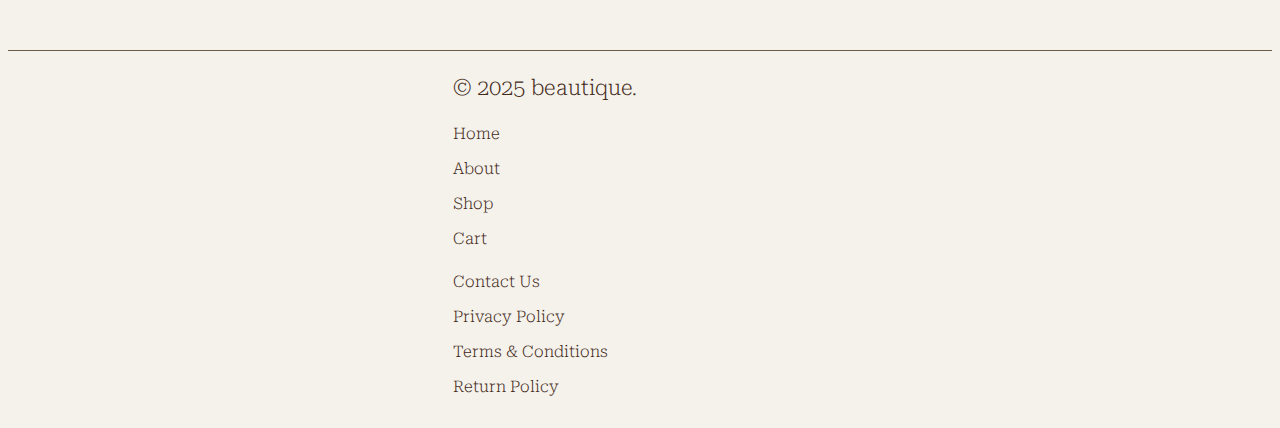
<file: contact.html>
<html lang="en">
  <head>
    <meta charset="UTF-8" />
    <meta name="viewport" content="width=device-width, initial-scale=1.0" />
    <title>beautique. contact</title>
    <link
      rel="shortcut icon"
      href="./images/icons/favicon.ico"
      type="image/x-icon"
    />
    <link rel="preconnect" href="https://fonts.googleapis.com" />
    <link rel="preconnect" href="https://fonts.gstatic.com" crossorigin />
    <link
      href="https://fonts.googleapis.com/css2?family=Roboto+Serif:ital,opsz,wght@0,8..144,100..900;1,8..144,100..900&display=swap"
      rel="stylesheet"
    />

    <link
      rel="stylesheet"
      href="https://cdnjs.cloudflare.com/ajax/libs/modern-normalize/2.0.0/modern-normalize.min.css"
      integrity="sha512-4xo8blKMVCiXpTaLzQSLSw3KFOVPWhm/TRtuPVc4WG6kUgjH6J03IBuG7JZPkcWMxJ5huwaBpOpnwYElP/m6wg=="
      crossorigin="anonymous"
      referrerpolicy="no-referrer"
    />
    <link rel="stylesheet" href="./styles.css" />
  </head>
  <body>
    <header class="header">
      <div class="container header-container">
        <div class="header-logo">
          <a href="./index.html" class="logo link"> beautique. </a>
        </div>
        <nav class="site-nav-header">
          <ul class="header-nav-list list">
            <li class="header-nav-item">
              <a href="./index.html" class="link">Home</a>
            </li>
            <li class="header-nav-item">
              <a href="./about.html" class="link">About</a>
            </li>
            <li class="header-nav-item">
              <a href="./shop.html" class="link">Shop</a>
            </li>
            <li class="header-nav-item">
              <a href="./contact.html" class="link">Contact</a>
            </li>
          </ul>
        </nav>
        <ul class="header-btn-list list">
          <li class="header-btn-item">
            <button class="open-cart-btn empty-button">
              <svg class="cart-icon icon" width="20" height="20">
                <use
                  href="./images/icons/icons.svg#icon-instagram-shop-icon"
                ></use>
              </svg>
              <span class="cart-counter" style="display: none"></span>
            </button>
          </li>
          <li class="header-btn-item">
            <button class="empty-button">
              <svg class="search-icon icon" width="18" height="20">
                <use
                  href="./images/icons/icons.svg#icon-search-line-icon"
                ></use>
              </svg>
            </button>
          </li>
          <li class="header-btn-item">
            <button class="lang-toggle" id="lang-toggle">EN</button>
          </li>
          <li class="header-btn-item">
            <button class="mob-menu-btn empty-button" type="button">
              <svg
                class="mob-menu-icon icon"
                id="menu-icon"
                width="20"
                height="16"
              >
                <use
                  href="./images/icons/icons.svg#icon-three-horizontal-lines-outline-icon"
                  class="burger-icon"
                  id="burger-icon"
                ></use>
                <use
                  href="./images/icons/icons.svg#icon-close-line-icon"
                  class="close-icon"
                  id="close-icon"
                ></use>
              </svg>
            </button>
          </li>
        </ul>
      </div>
      <!-- mob-menu -->
      <div class="mob-menu" id="mob-menu">
        <nav class="mob-menu-nav">
          <ul class="mob-menu-nav-list list">
            <li class="mob-menu-item">
              <a class="mob-menu-nav-link link" href="./index.html">Home</a>
            </li>
            <li class="mob-menu-item">
              <a class="mob-menu-nav-link link" href="./about.html">About</a>
            </li>
            <li class="mob-menu-item">
              <a class="mob-menu-nav-link link" href="./shop.html">Shop</a>
            </li>
            <li class="mob-menu-item">
              <a class="mob-menu-nav-link link" href="./contact.html"
                >Contact</a
              >
            </li>
          </ul>
        </nav>
      </div>
    </header>
    <main>
      <section class="section contact-hero-section">
        <div class="container contact-hero-container">
          <h1 class="hero-title">Contact Us</h1>
          <p class="section-text contact-subtitle">
            We'd love to hear from you. Reach out with any questions about our products, your order, or just to say hello.
          </p>
        </div>
      </section>

      <section class="section contact-section">
        <div class="container contact-container">
          <div class="contact-content">
            <div class="contact-info">
              <h2 class="section-subtitle">Get in Touch</h2>
              
              <div class="contact-info-item">
                <h3 class="contact-info-title">Email</h3>
                <p class="section-text">
                  <a href="mailto:hello@beautique.com" class="contact-link">hello@beautique.com</a>
                </p>
              </div>

              <div class="contact-info-item">
                <h3 class="contact-info-title">Phone</h3>
                <p class="section-text">
                  <a href="tel:+442012345678" class="contact-link">+44 20 1234 5678</a>
                </p>
              </div>

              <div class="contact-info-item">
                <h3 class="contact-info-title">Address</h3>
                <p class="section-text">
                  123 Beauty Lane<br>
                  London, EC1A 1BB<br>
                  United Kingdom
                </p>
              </div>

              <div class="contact-info-item">
                <h3 class="contact-info-title">Business Hours</h3>
                <p class="section-text">
                  Monday - Friday: 9:00 AM - 6:00 PM<br>
                  Saturday: 10:00 AM - 4:00 PM<br>
                  Sunday: Closed
                </p>
              </div>

              <div class="contact-info-item">
                <h3 class="contact-info-title">Follow Us</h3>
                <div class="social-links">
                  <a href="#" class="social-link" aria-label="Instagram">
                    <svg class="social-icon icon" width="24" height="24">
                      <use href="./images/icons/icons.svg#icon-instagram-shop-icon"></use>
                    </svg>
                  </a>
                  <a href="#" class="social-link" aria-label="Facebook">
                    <svg class="social-icon icon" width="24" height="24">
                      <use href="./images/icons/icons.svg#icon-facebook-circle-fill-icon"></use>
                    </svg>
                  </a>
                </div>
              </div>
            </div>

            <div class="contact-form-wrapper">
              <h2 class="section-subtitle">Send Us a Message</h2>
              <form class="contact-form" id="contact-form">
                <div class="form-group">
                  <label for="name" class="form-label">Name</label>
                  <input 
                    type="text" 
                    id="name" 
                    name="name" 
                    class="form-input" 
                    required
                  />
                </div>

                <div class="form-group">
                  <label for="email" class="form-label">Email</label>
                  <input 
                    type="email" 
                    id="email" 
                    name="email" 
                    class="form-input" 
                    required
                  />
                </div>

                <div class="form-group">
                  <label for="subject" class="form-label">Subject</label>
                  <input 
                    type="text" 
                    id="subject" 
                    name="subject" 
                    class="form-input" 
                    required
                  />
                </div>

                <div class="form-group">
                  <label for="message" class="form-label">Message</label>
                  <textarea 
                    id="message" 
                    name="message" 
                    class="form-textarea" 
                    rows="6" 
                    required
                  ></textarea>
                </div>

                <button type="submit" class="shop-link-btn contact-submit-btn">
                  Send Message
                </button>
              </form>
            </div>
          </div>

          <div class="faq-section">
            <h2 class="section-subtitle">Frequently Asked Questions</h2>
            
            <div class="faq-item">
              <h3 class="faq-question">What is your return policy?</h3>
              <p class="section-text faq-answer">
                We accept returns within 30 days of purchase. Items must be unopened and in their original packaging. Please contact us for a return authorization before sending items back.
              </p>
            </div>

            <div class="faq-item">
              <h3 class="faq-question">How long does shipping take?</h3>
              <p class="section-text faq-answer">
                Standard shipping takes 3-5 business days within the UK. International shipping typically takes 7-14 business days depending on location.
              </p>
            </div>

            <div class="faq-item">
              <h3 class="faq-question">Do you offer samples?</h3>
              <p class="section-text faq-answer">
                Yes, we offer sample sizes of select products. You can find them in our 'Specials' category or request specific samples with your order.
              </p>
            </div>

            <div class="faq-item">
              <h3 class="faq-question">Are your products cruelty-free?</h3>
              <p class="section-text faq-answer">
                Absolutely. All products in our boutique are cruelty-free and many are also vegan. Look for the specific labels on each product page.
              </p>
            </div>
          </div>
        </div>
      </section>
    </main>
    <footer class="footer">
      <div class="container footer-container">
        <div class="header-logo">
          <a href="./index.html" class="logo link"> &copy 2025 beautique. </a>
        </div>
        <div class="footer-content">
          <nav class="footer-nav">
            <ul class="list footer-nav-list">
              <li class="footer-nav-item">
                <a href="./index.html" class="link">Home</a>
              </li>
              <li class="footer-nav-item">
                <a href="./about.html" class="link">About</a>
              </li>
              <li class="footer-nav-item">
                <a href="./shop.html" class="link">Shop</a>
              </li>
              <li class="footer-nav-item">Cart</li>
            </ul>
          </nav>
          <ul class="util-list list footer-nav-list">
            <li class="footer-nav-item">
              <a href="./contact.html" class="link">Contact Us</a>
            </li>
            <li class="footer-nav-item">
              <a href="./utils.html#privacy-policy" class="link">Privacy Policy</a>
            </li>
            <li class="footer-nav-item">
              <a href="./utils.html#terms-conditions" class="link">Terms & Conditions</a>
            </li>
            <li class="footer-nav-item">
              <a href="./utils.html#return-policy" class="link">Return Policy</a>
            </li>
          </ul>
        </div>
      </div>
    </footer>
    <div class="cart-sidebar" id="cart-sidebar">
      <div class="cart-header">
        <h3>Your Cart</h3>
        <button class="close-cart empty-button">
          <svg class="close-cart-icon icon" width="22" height="22">
            <use href="./images/icons/icons.svg#icon-close-line-icon"></use>
          </svg>
        </button>
      </div>

      <div class="cart-items" id="cart-items">

      </div>

      <div class="cart-footer">
        <div class="cart-total">
          <strong>Total: <span id="cart-total">€0.00</span></strong>
        </div>
        <button class="checkout-btn">Checkout</button>
      </div>
    </div>

    <div class="cart-overlay" id="cart-overlay"></div>

    <script type="module" src="./js/mob-menu.js"></script>
    <script type="module" src="./js/lang.js"></script>
    <script type="module" src="./js/cart.js"></script>
  </body>
</html>
</file>
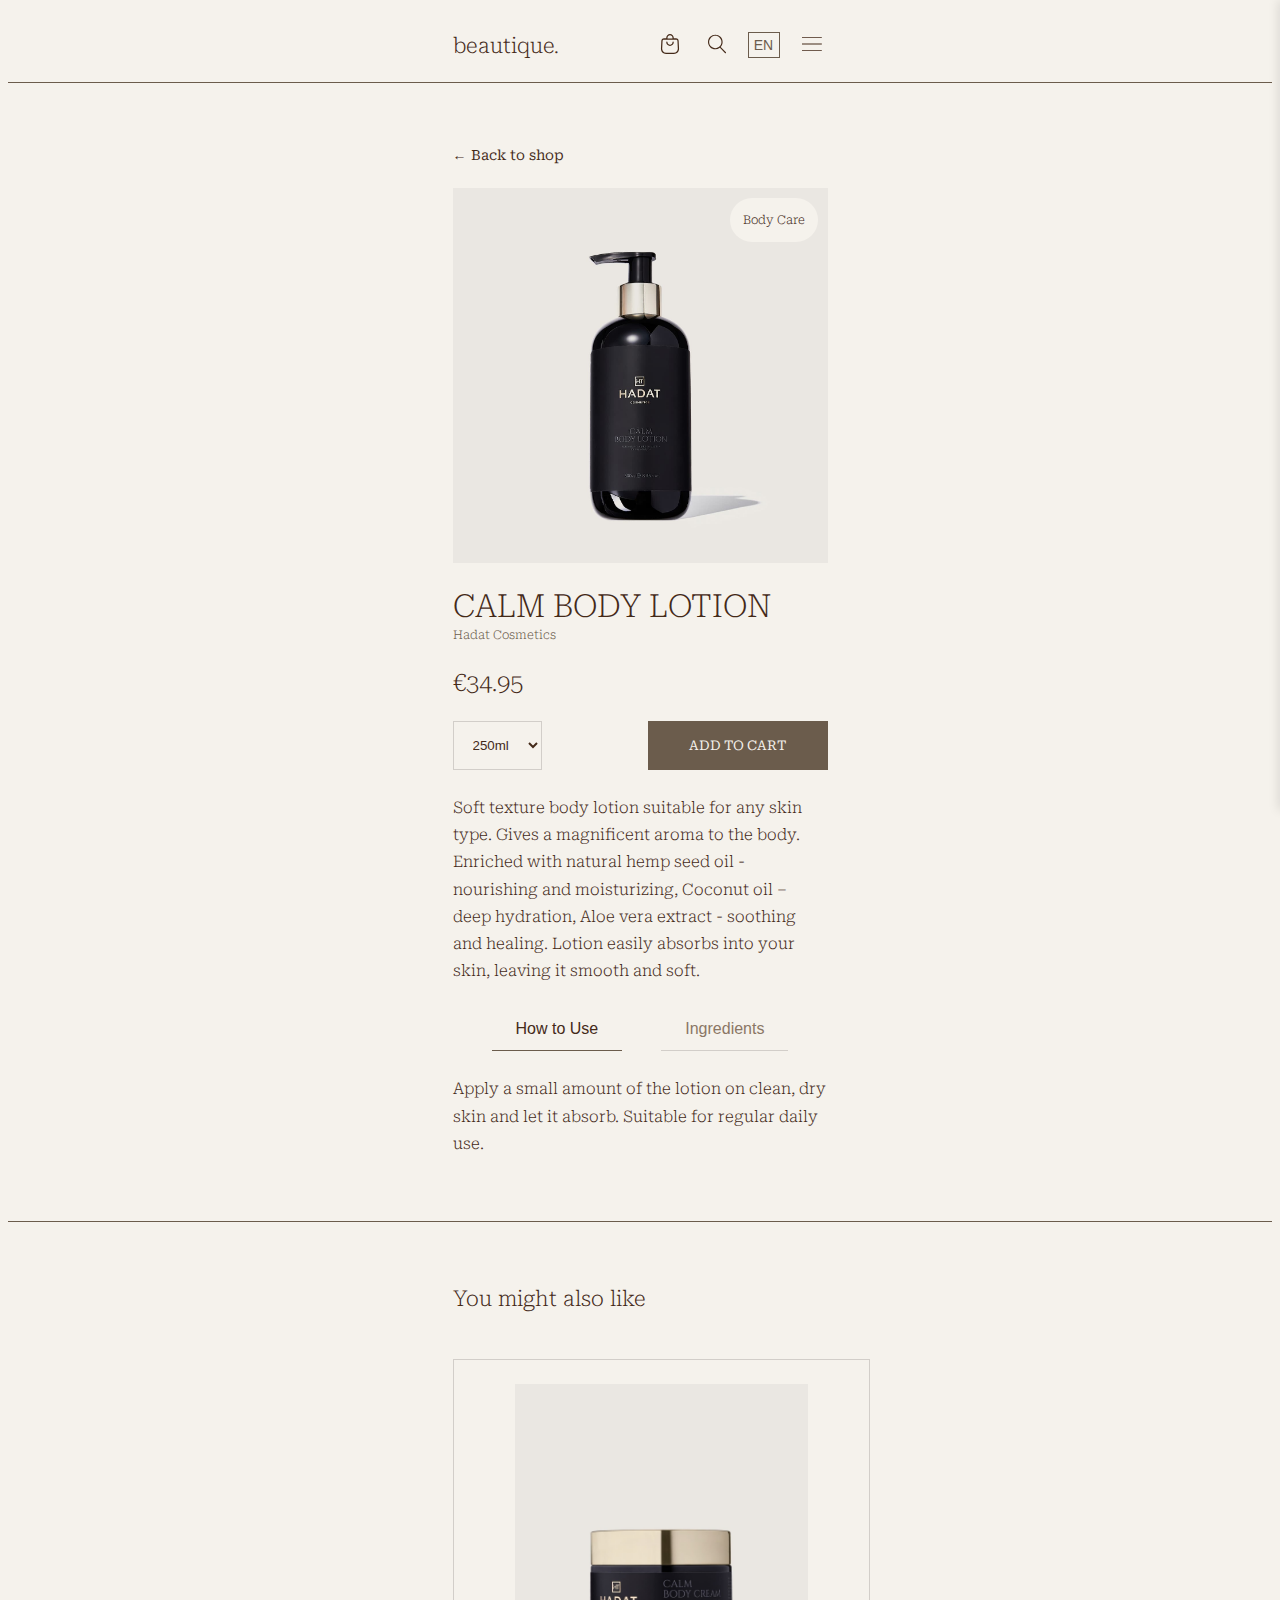
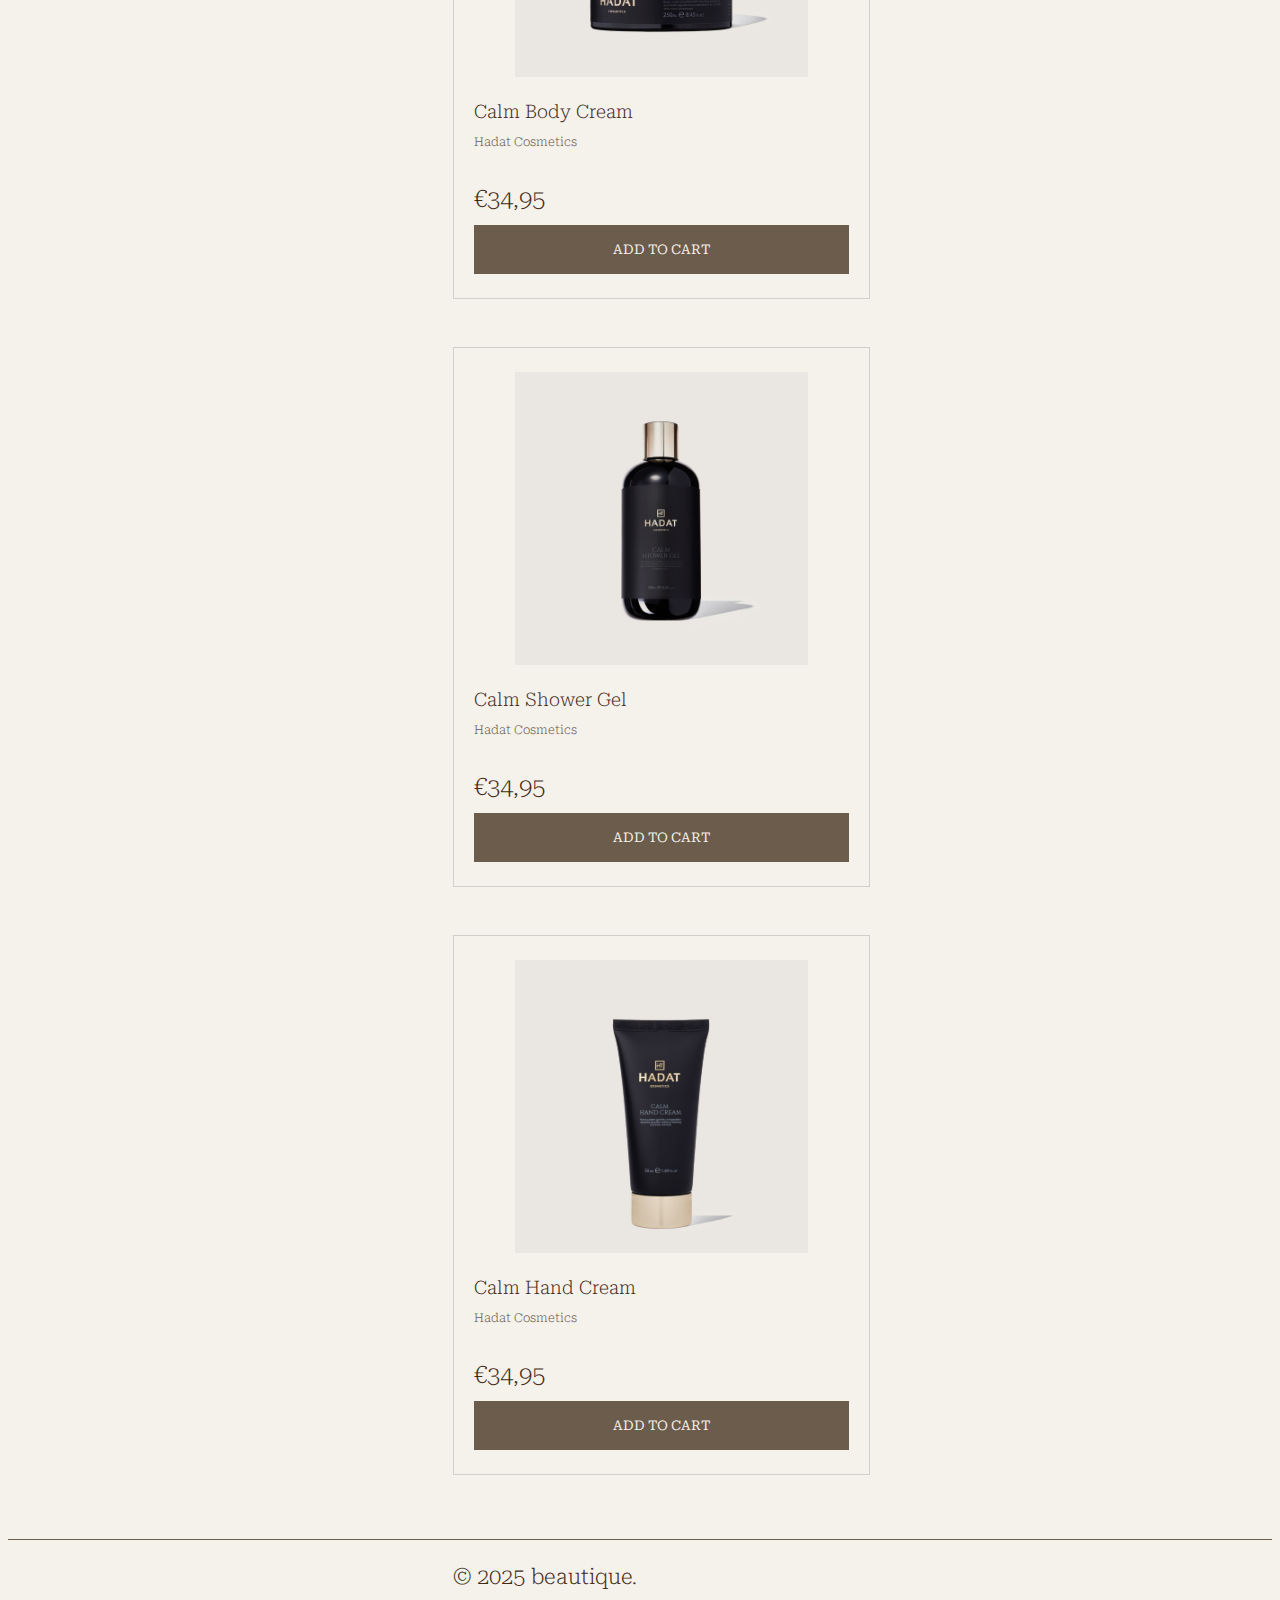
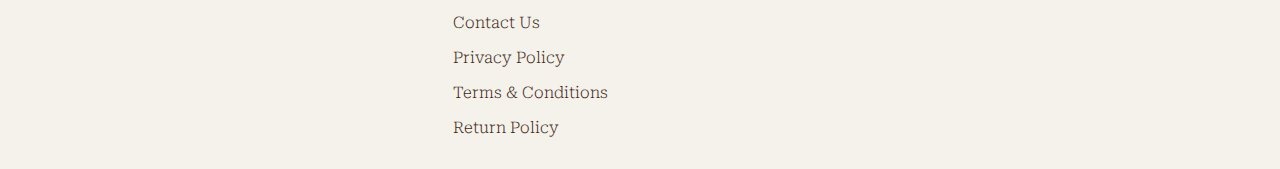
<file: item.html>
<html lang="en">
  <head>
    <meta charset="UTF-8" />
    <meta name="viewport" content="width=device-width, initial-scale=1.0" />
    <title>beautique.</title>
    <link
      rel="shortcut icon"
      href="./images/icons/favicon.ico"
      type="image/x-icon"
    />
    <link rel="preconnect" href="https://fonts.googleapis.com" />
    <link rel="preconnect" href="https://fonts.gstatic.com" crossorigin />
    <link
      href="https://fonts.googleapis.com/css2?family=Cormorant:ital,wght@0,300..700;1,300..700&family=Crimson+Text:ital,wght@0,400;0,600;0,700;1,400;1,600;1,700&family=Roboto+Serif:ital,opsz,wght@0,8..144,100..900;1,8..144,100..900&display=swap"
      rel="stylesheet"
    />
    <link
      rel="stylesheet"
      href="https://cdnjs.cloudflare.com/ajax/libs/modern-normalize/2.0.0/modern-normalize.min.css"
      integrity="sha512-4xo8blKMVCiXpTaLzQSLSw3KFOVPWhm/TRtuPVc4WG6kUgjH6J03IBuG7JZPkcWMxJ5huwaBpOpnwYElP/m6wg=="
      crossorigin="anonymous"
      referrerpolicy="no-referrer"
    />
    <link rel="stylesheet" href="./styles.css" />
  </head>
  <body>
    <header class="header">
      <div class="container header-container">
        <div class="header-logo">
          <a href="./index.html" class="logo link"> beautique. </a>
        </div>
        <nav class="site-nav-header">
          <ul class="header-nav-list list">
            <li class="header-nav-item">
              <a href="./index.html" class="link">Home</a>
            </li>
            <li class="header-nav-item">
              <a href="./about.html" class="link">About</a>
            </li>
            <li class="header-nav-item">
              <a href="./shop.html" class="link">Shop</a>
            </li>
            <li class="header-nav-item">
              <a href="./contact.html" class="link">Contact</a>
            </li>
          </ul>
        </nav>
        <ul class="header-btn-list list">
          <li class="header-btn-item">
            <button class="open-cart-btn empty-button">
              <svg class="cart-icon icon" width="20" height="20">
                <use
                  href="./images/icons/icons.svg#icon-instagram-shop-icon"
                ></use>
              </svg>
              <span class="cart-counter" style="display: none"></span>
            </button>
          </li>
          <li class="header-btn-item">
            <button class="empty-button">
              <svg class="search-icon icon" width="18" height="20">
                <use
                  href="./images/icons/icons.svg#icon-search-line-icon"
                ></use>
              </svg>
            </button>
          </li>

          <li class="header-btn-item">
            <button class="lang-toggle" id="lang-toggle">EN</button>
          </li>
          <li class="header-btn-item">
            <button class="mob-menu-btn empty-button" type="button">
              <svg
                class="mob-menu-icon icon"
                id="menu-icon"
                width="20"
                height="16"
              >
                <use
                  href="./images/icons/icons.svg#icon-three-horizontal-lines-outline-icon"
                  class="burger-icon"
                  id="burger-icon"
                ></use>
                <use
                  href="./images/icons/icons.svg#icon-close-line-icon"
                  class="close-icon"
                  id="close-icon"
                ></use>
              </svg>
            </button>
          </li>
        </ul>
      </div>
      <!-- mob-menu -->
      <div class="mob-menu" id="mob-menu">
        <nav class="mob-menu-nav">
          <ul class="mob-menu-nav-list list">
            <li class="mob-menu-item">
              <a
                class="mob-menu-nav-link link"
                href="./index.html"
                data-i18n="nav.home"
                >Home</a
              >
            </li>
            <li class="mob-menu-item">
              <a class="mob-menu-nav-link link" href="./about.html">About</a>
            </li>
            <li class="mob-menu-item">
              <a
                class="mob-menu-nav-link link"
                href="./shop.html"
                data-i18n="nav.shop"
                >Shop</a
              >
            </li>
            <li class="mob-menu-item">
              <a class="mob-menu-nav-link link" href="./contact.html"
                >Contact</a
              >
            </li>
          </ul>
        </nav>
      </div>
    </header>
    <main>
      <section class="section item-section">
        <div class="container item-container">
          <div class="back-navigation">
            <a href="./shop.html" class="back-link link">← Back to shop </a>
          </div>
          <div class="item-photo">
            <p class="section-text category-badge item-card-subtitle">
              Body Care
            </p>
            <img
              src="./images/shop/hadat-body-lotion.jpg"
              alt="black bottle of body lotion"
              width="320"
            />
          </div>
          <div class="item-description">
            <h1 class="item-title">CALM BODY LOTION</h1>
            <h2 class="section-text item-card-subtitle">Hadat Cosmetics</h2>
            <p class="item-card-price">€34.95</p>
          </div>

          <div class="purchase-wrap">
            <div class="volume-container">
              <select id="volume-select" class="volume-select">
                <option value="250ml" data-price="34.95" selected>250ml</option>
                <option value="500ml" data-price="59.95">500ml</option>
                <option value="1000ml" data-price="89.95">1L</option>
              </select>
            </div>
            <button class="shop-link-btn add-to-cart">Add to cart</button>
          </div>

          <p class="section-text item-text">
            Soft texture body lotion suitable for any skin type. Gives a
            magnificent aroma to the body. Enriched with natural hemp seed oil -
            nourishing and moisturizing, Coconut oil – deep hydration, Aloe vera
            extract - soothing and healing. Lotion easily absorbs into your
            skin, leaving it smooth and soft.
          </p>

          <div class="product-tabs">
            <div class="tab-buttons">
              <button class="tab-btn active" data-tab="how-to-use">
                How to Use
              </button>
              <button class="tab-btn" data-tab="ingredients">
                Ingredients
              </button>
            </div>

            <div class="tab-content">
              <div class="tab-pane active" id="how-to-use">
                <p class="section-text">
                  Apply a small amount of the lotion on clean, dry skin and let
                  it absorb. Suitable for regular daily use.
                </p>
              </div>

              <div class="tab-pane" id="ingredients">
                <p class="section-text">
                  Aqua, Caprylic/Capric Triglyceride, Polyglyceryl-3
                  Methylglucose Distearate, Cocos Nucifera Oil, Butyrospermum
                  Parkii Butter, Cannabis Sativa Seed Oil, Hadatсosmetics,
                  Prunus Amygdalus Dulcis Oil, Aloe Barbadensis Extract,
                  Glyceryl Stearate, Sodium Polyacrylate, Parfum, Stearyl
                  Alcohol, Glycerin, Panthenol, Polysorbate 20, Chlorphenesin,
                  Phenoxyethanol, Ethylhexylglycerin, Potassium Sorbate, Sodium
                  Benzoate, Linalool, Hexyl Cinnamal, Linalyl Acetate, Limonene,
                  Tetramethyl Acetyloctahydronaphthalenes, Citrus Limon Peel
                  Oil, Benzyl Salicylate, Hexamethylindanopyran, Citrus
                  Aurantium Peel Oil, Pinene, Beta-Caryophyllene, Geraniol,
                  Citronellol.
                </p>
              </div>
            </div>
          </div>
        </div>
      </section>
      <section class="section recommend-section">
        <div class="container recommend-container">
          <h2 class="section-title">You might also like</h2>
          <ul class="list recommend-list">
            <li class="recommend-item">
              <div class="item-card-img">
                <a href="./item.html">
                  <img
                    src="./images/shop/hadat-body-cream.jpg"
                    alt=""
                    width="260"
                /></a>
              </div>

              <div class="item-card-description">
                <a href="./item.html" class="link">
                  <h3 class="item-card-title">Calm Body Cream</h3></a
                >

                <h4 class="item-card-subtitle">Hadat Cosmetics</h4>
                <p class="item-card-price">€34,95</p>
                <button class="shop-link-btn cart-button add-to-cart">
                  Add to cart
                </button>
              </div>
            </li>
            <li class="recommend-item">
              <div class="item-card-img">
                <a href="./item.html">
                  <img
                    src="./images/shop/hadat-shower-gel.jpg"
                    alt=""
                    width="260"
                /></a>
              </div>

              <div class="item-card-description">
                <a href="./item.html" class="link">
                  <h3 class="item-card-title">Calm Shower Gel</h3></a
                >

                <h4 class="item-card-subtitle">Hadat Cosmetics</h4>
                <p class="item-card-price">€34,95</p>
                <button class="shop-link-btn cart-button add-to-cart">
                  Add to cart
                </button>
              </div>
            </li>
            <li class="recommend-item">
              <div class="item-card-img">
                <a href="./item.html">
                  <img
                    src="./images/shop/hadat-hand-cream-black.jpg"
                    alt=""
                    width="260"
                /></a>
              </div>

              <div class="item-card-description">
                <a href="./item.html" class="link">
                  <h3 class="item-card-title">Calm Hand Cream</h3></a
                >

                <h4 class="item-card-subtitle">Hadat Cosmetics</h4>
                <p class="item-card-price">€34,95</p>
                <button class="shop-link-btn cart-button">Add to cart</button>
              </div>
            </li>
          </ul>
        </div>
      </section>
    </main>
    <footer class="footer">
      <div class="container footer-container">
        <div class="header-logo">
          <a href="./index.html" class="logo link"> &copy 2025 beautique. </a>
        </div>

        <nav class="footer-nav">
          <ul class="list footer-nav-list">
            <li class="footer-nav-item">Contact Us</li>
            <li class="footer-nav-item">Privacy Policy</li>
            <li class="footer-nav-item">Terms & Conditions</li>
            <li class="footer-nav-item">Return Policy</li>
          </ul>
        </nav>
      </div>
    </footer>
    <div class="cart-sidebar" id="cart-sidebar">
      <div class="cart-header">
        <h3>Your Cart</h3>
        <button class="close-cart empty-button">
          <svg class="close-cart-icon icon" width="22" height="22">
            <use href="./images/icons/icons.svg#icon-close-line-icon"></use>
          </svg>
        </button>
      </div>

      <div class="cart-items" id="cart-items">
        <!-- Товари тут -->
      </div>

      <div class="cart-footer">
        <div class="cart-total">
          <strong>Total: <span id="cart-total">€0.00</span></strong>
        </div>
        <button class="checkout-btn">Checkout</button>
      </div>
    </div>

    <div class="cart-overlay" id="cart-overlay"></div>

    <script type="module" src="./js/mob-menu.js"></script>
    <script type="module" src="./js/item-tabs.js"></script>
    <script type="module" src="./js/lang.js"></script>
    <script type="module" src="./js/cart.js"></script>
    <script type="module" src="./js/volume-price.js"></script>
  </body>
</html>
</file>
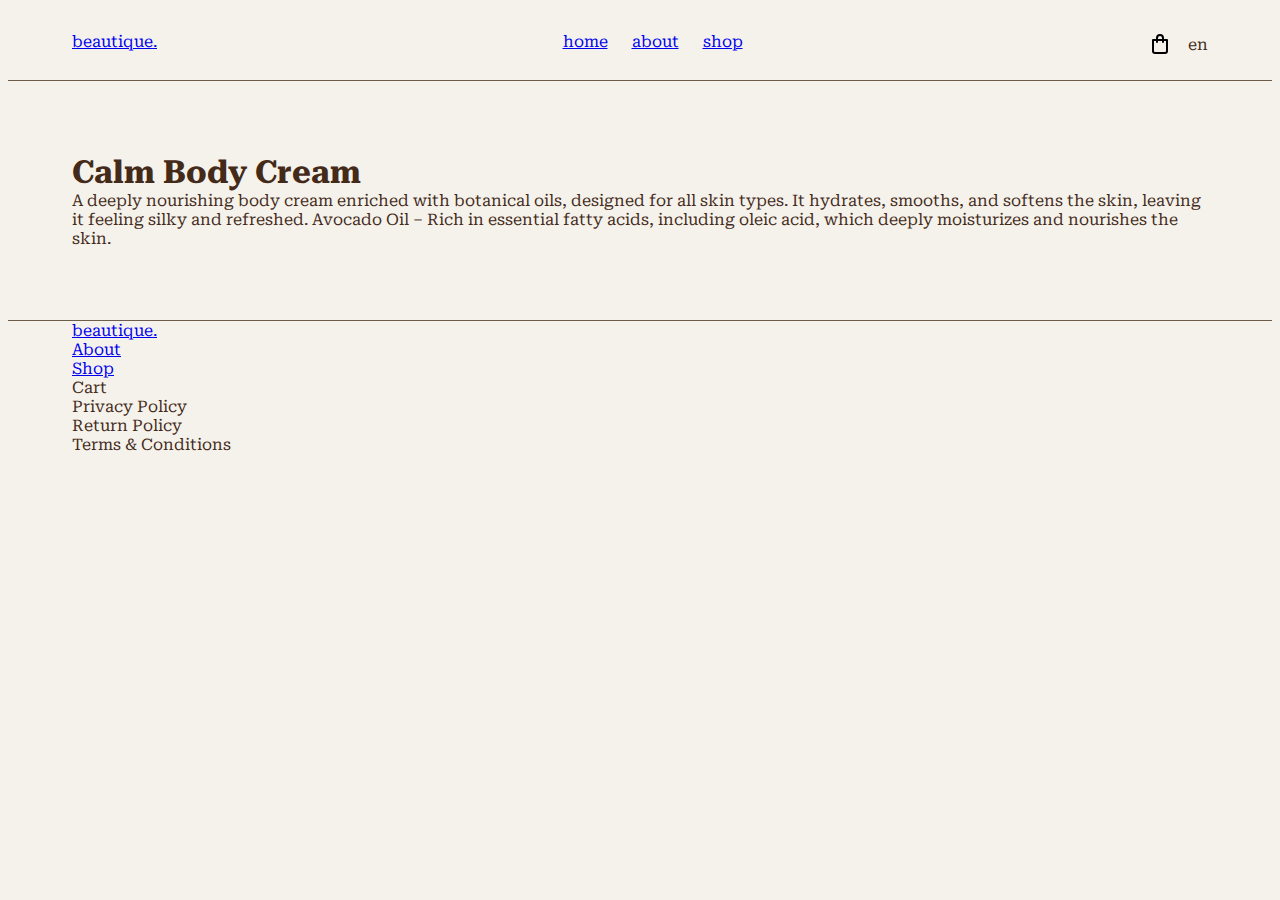
<file: product.html>
<html lang="en">
  <head>
    <meta charset="UTF-8" />
    <meta name="viewport" content="width=device-width, initial-scale=1.0" />
    <title>beautique - shop</title>
    <link rel="preconnect" href="https://fonts.googleapis.com" />
    <link rel="preconnect" href="https://fonts.gstatic.com" crossorigin />
    <link
      href="https://fonts.googleapis.com/css2?family=Cormorant:ital,wght@0,300..700;1,300..700&family=Crimson+Text:ital,wght@0,400;0,600;0,700;1,400;1,600;1,700&family=Roboto+Serif:ital,opsz,wght@0,8..144,100..900;1,8..144,100..900&display=swap"
      rel="stylesheet"
    />
    <link rel="stylesheet" href="./css/styles.css" />
  </head>
  <body>
    <header class="header">
      <div class="container header-container">
        <div class="logo">
          <a href="./index.html" class="link">beautique.</a>
        </div>
        <nav class="header-nav">
          <ul class="header-nav-list list">
            <li class="header-nav-item">
              <a href="./index.html" class="link">home</a>
            </li>
            <li class="header-nav-item"><a href="./" class="link">about</a></li>
            <li class="header-nav-item">
              <a href="./shop.html" class="link">shop</a>
            </li>
          </ul>
        </nav>
        <ul class="btn-list list">
          <li class="mini-btn">
            <a href="./"
              ><img
                src="./images/shopping-bag.svg"
                alt=""
                width="24"
                height="24"
            /></a>
          </li>
          <li class="mini-btn">en</li>
        </ul>
      </div>
    </header>
    <main>
      <section class="section">
        <div class="container">
          <h1 class="section-title">Calm Body Cream</h1>
          <p class="section-text">
            A deeply nourishing body cream enriched with botanical oils,
            designed for all skin types. It hydrates, smooths, and softens the
            skin, leaving it feeling silky and refreshed. Avocado Oil – Rich in
            essential fatty acids, including oleic acid, which deeply
            moisturizes and nourishes the skin.
          </p>
        </div>
      </section>
    </main>
    <footer class="footer">
      <div class="container footer-container">
        <div class="logo">
          <a href="./index.html" class="link">beautique.</a>
        </div>
        <nav class="footer-nav">
          <ul class="footer-nav-list list">
            <li><a href="./about.html" class="link">About</a></li>
            <li><a href="./shop.html" class="link">Shop</a></li>
            <li><a href="./" class="link"></a>Cart</li>
          </ul>
          <ul class="footer-nav-list list">
            <li>Privacy Policy</li>
            <li>Return Policy</li>
            <li>Terms & Conditions</li>
          </ul>
        </nav>
      </div>
    </footer>
  </body>
</html>
</file>
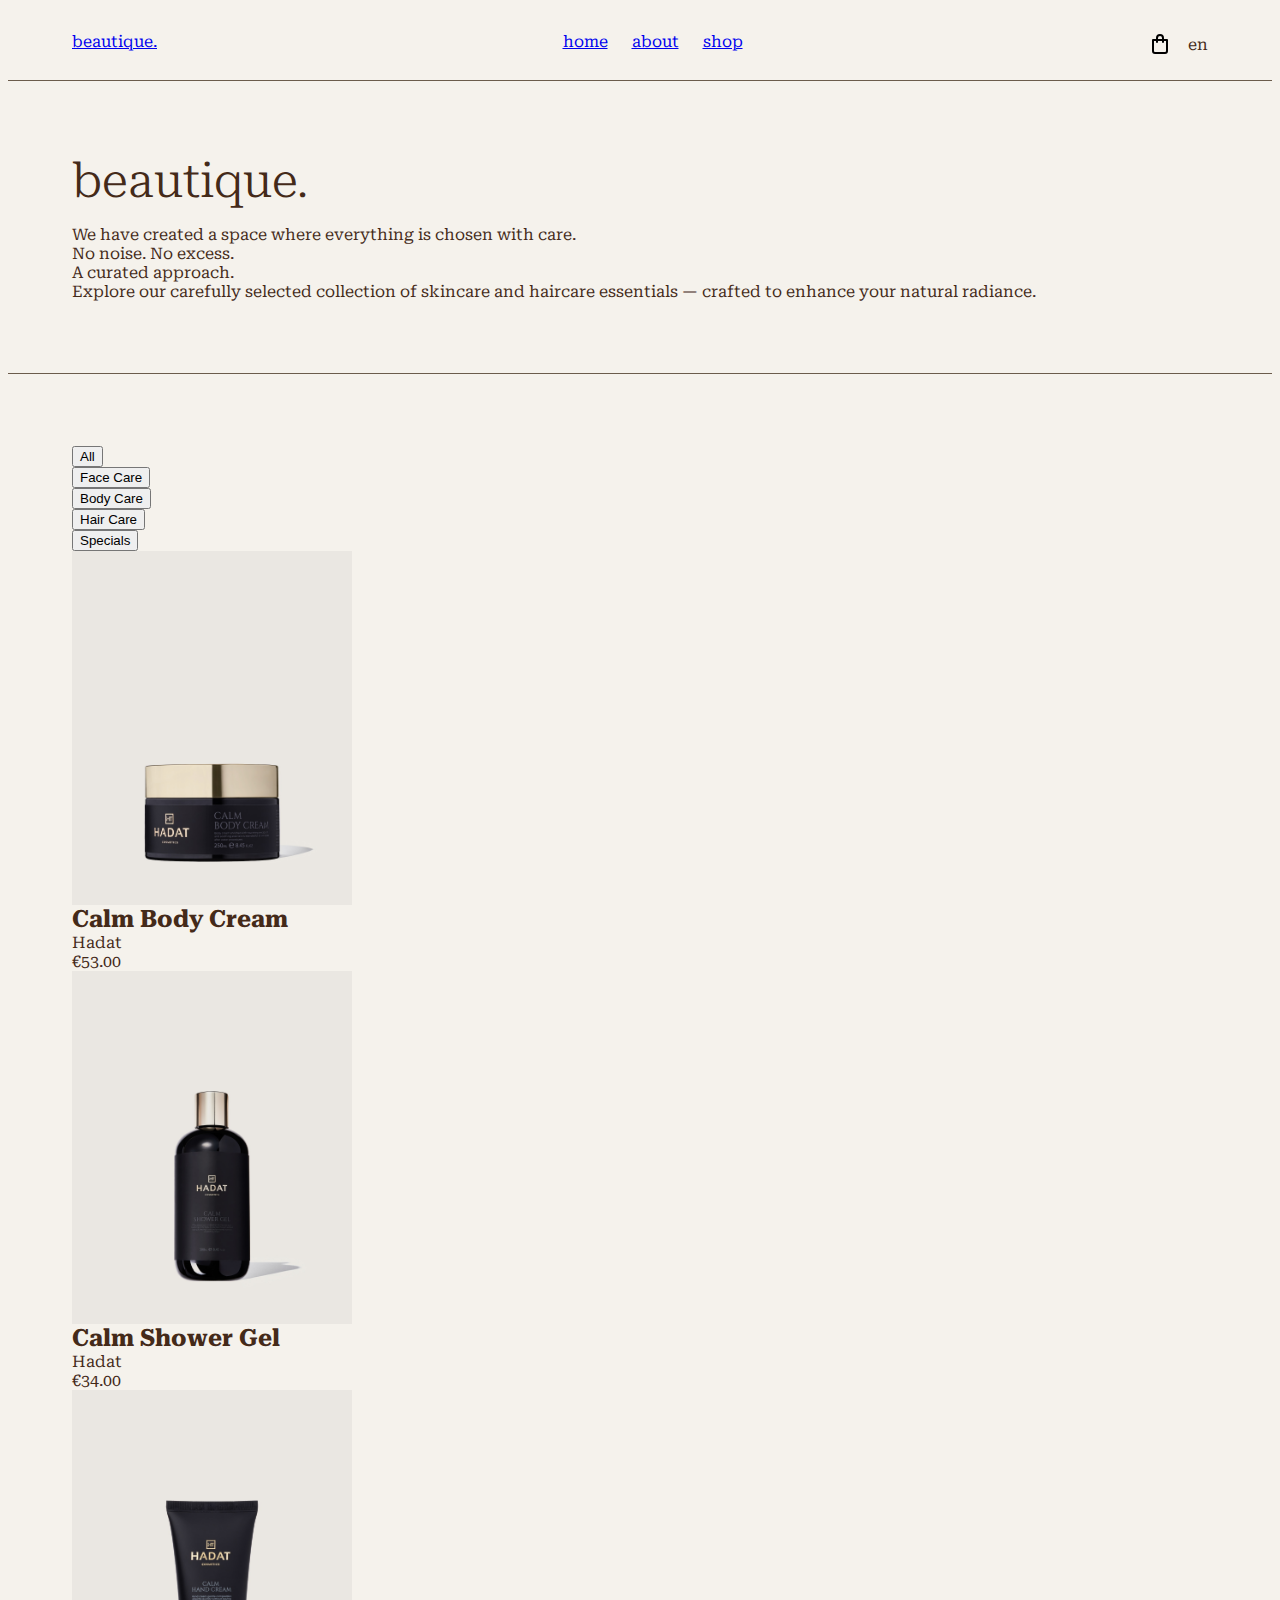
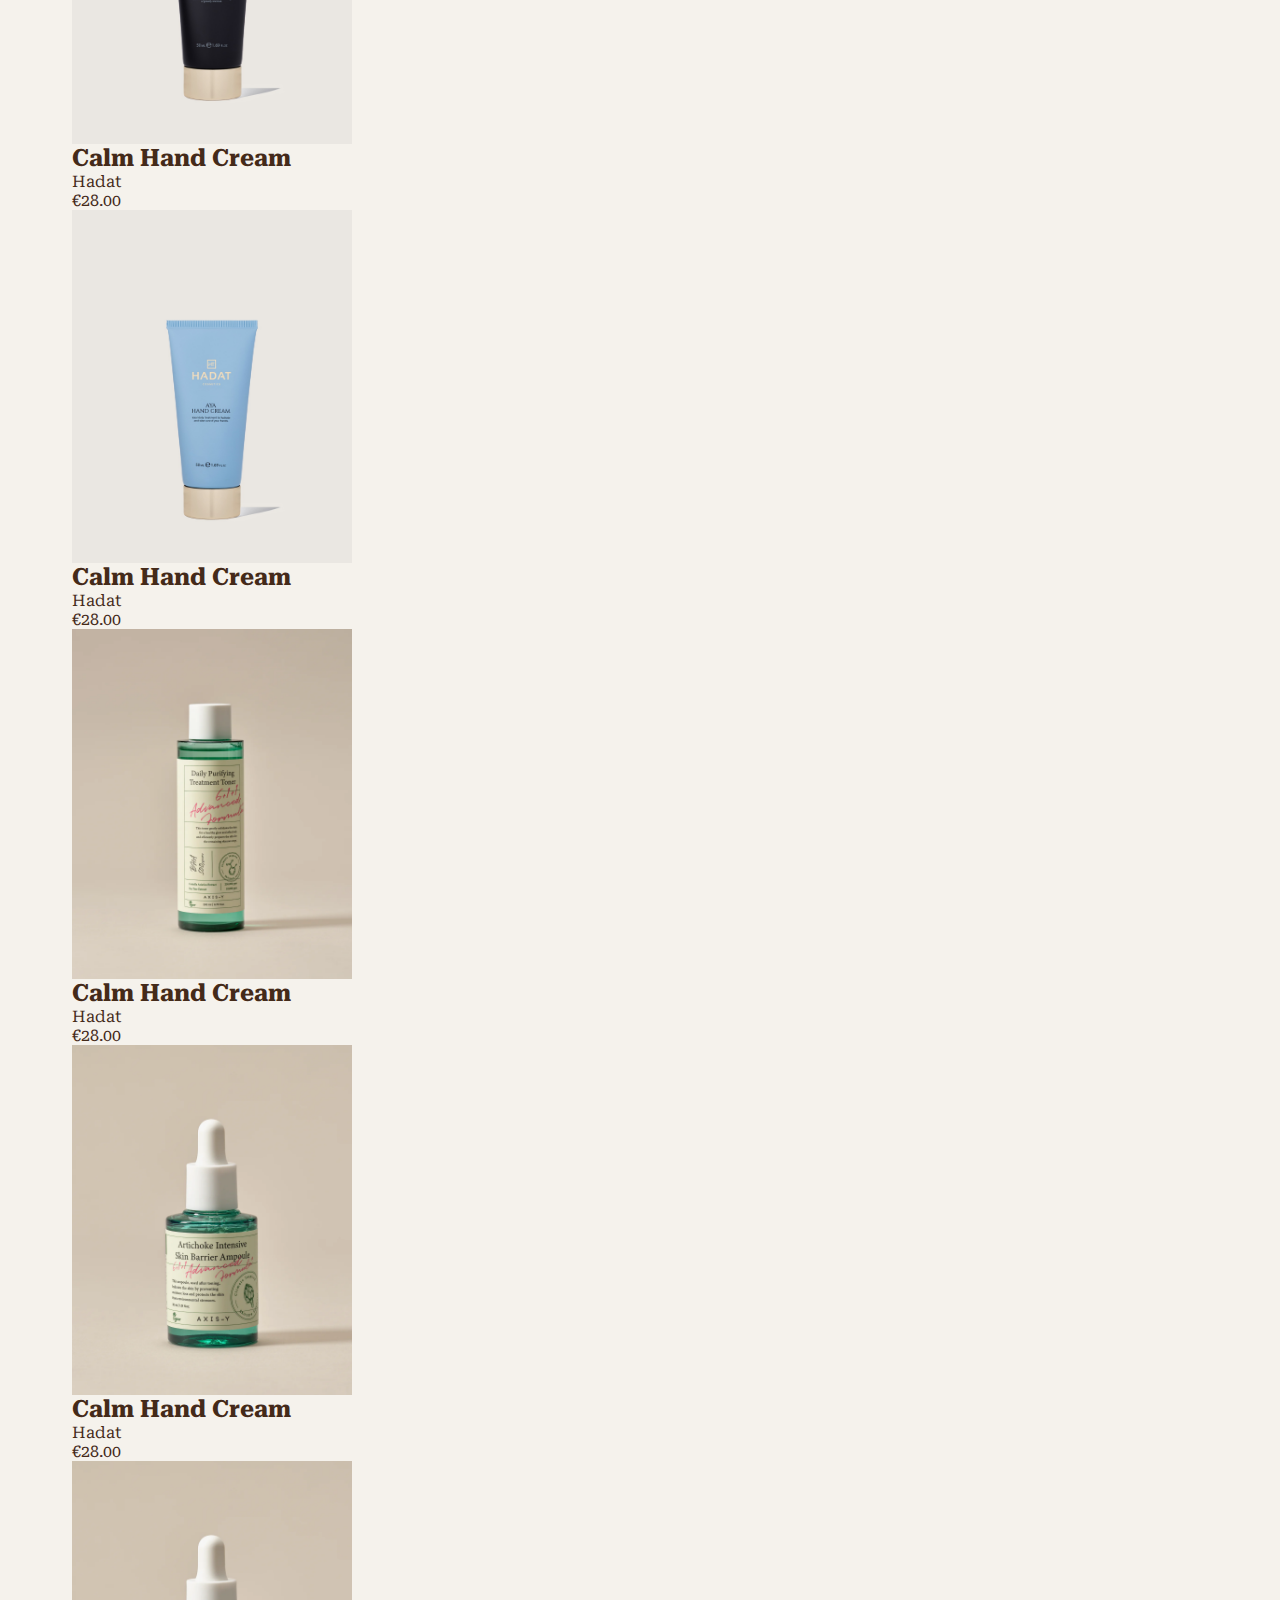
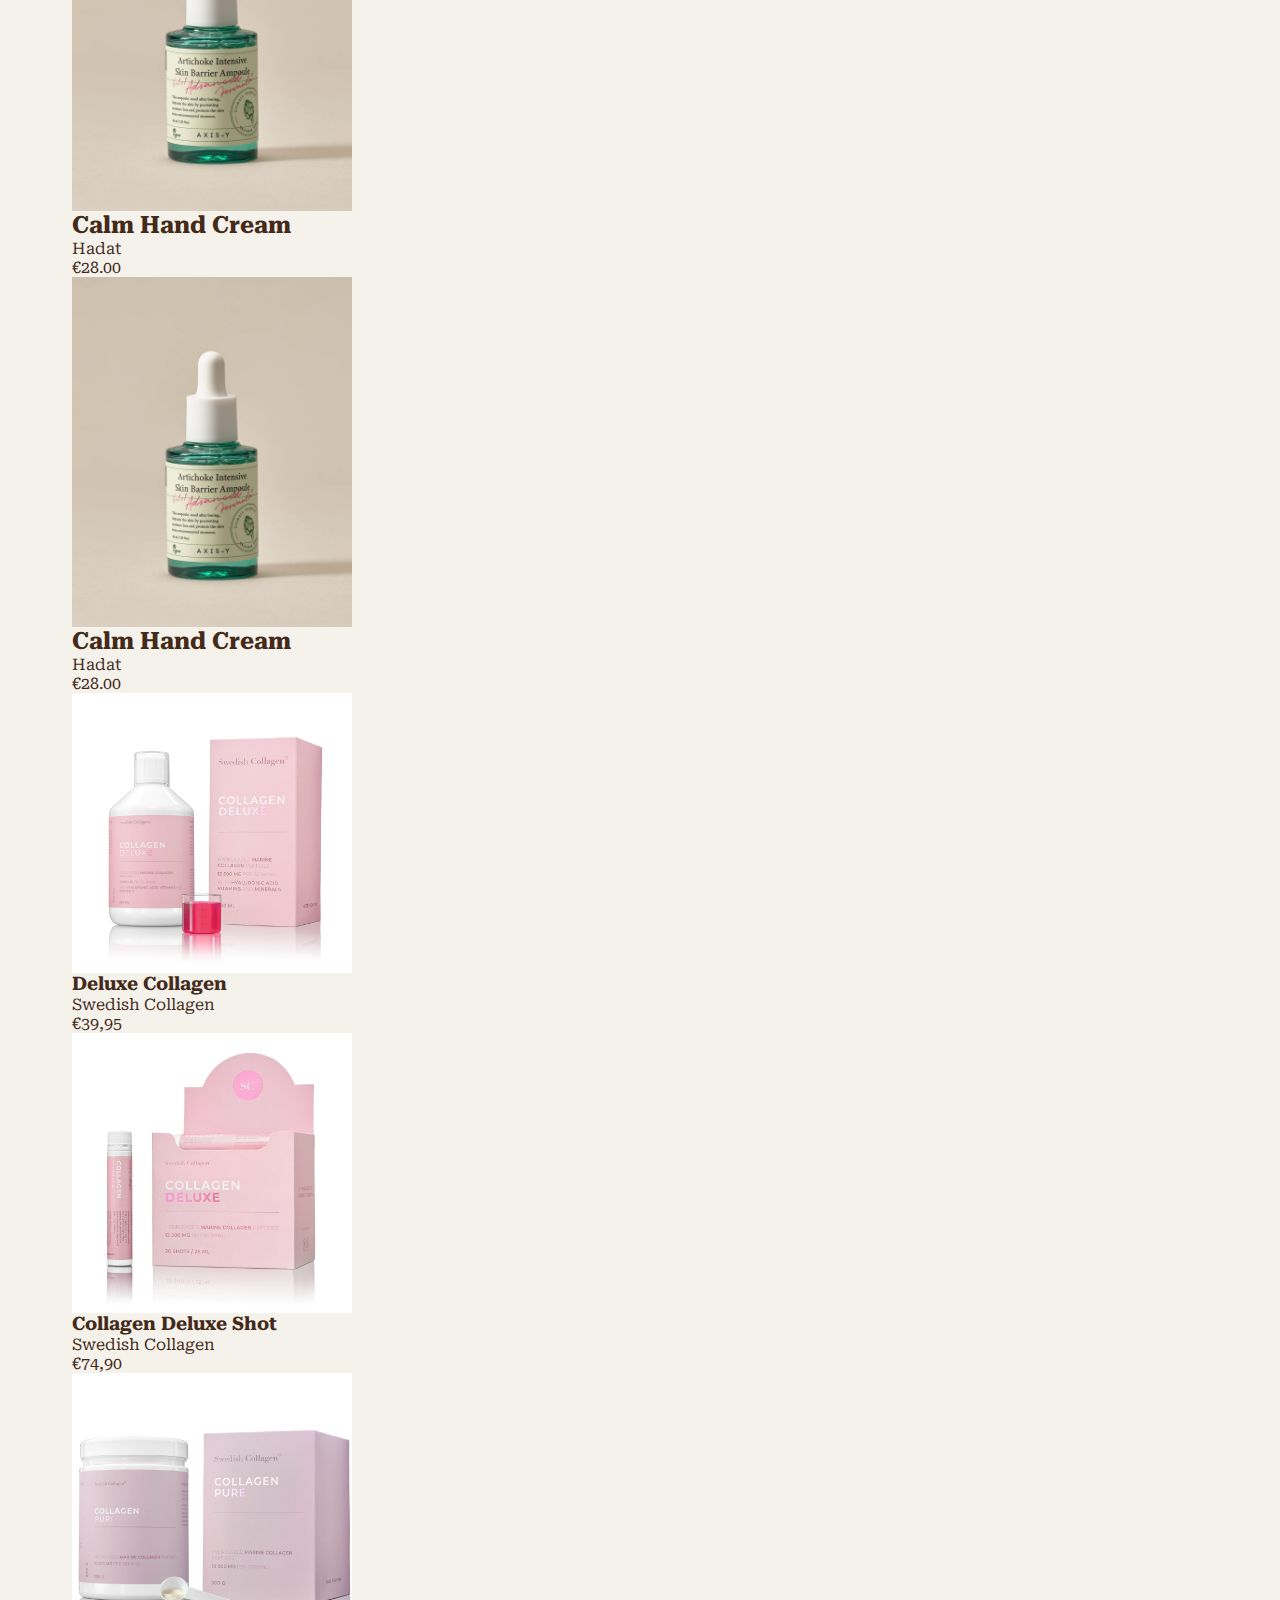
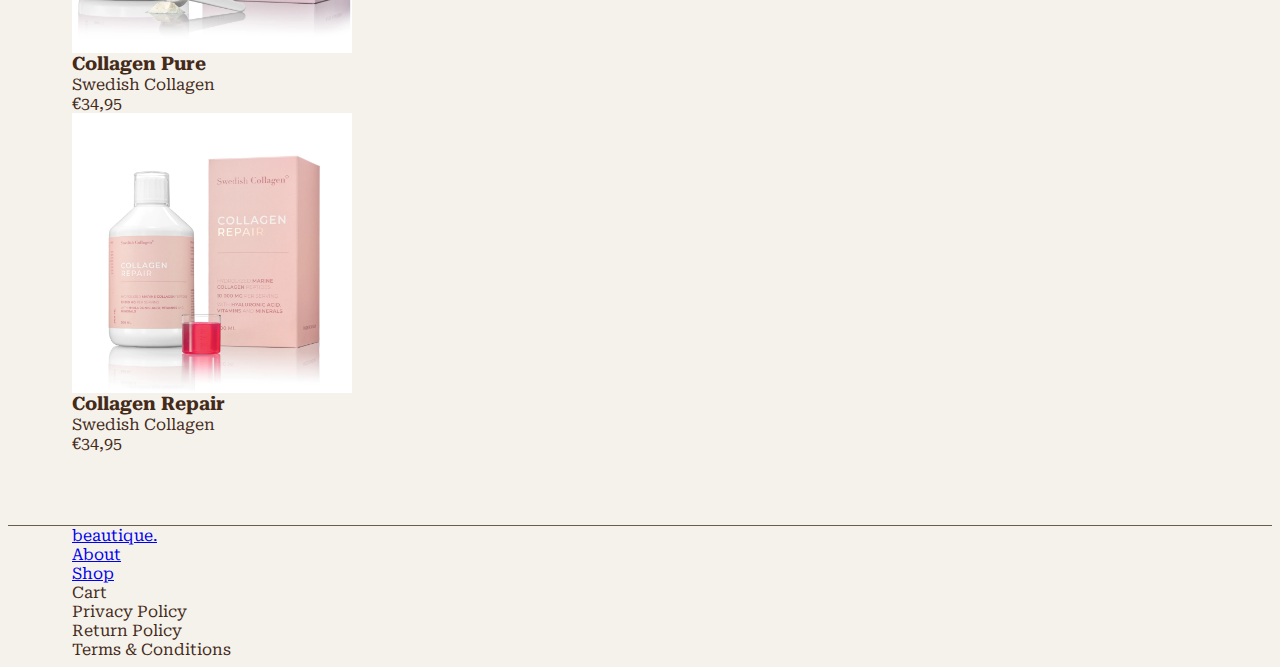
<file: shop.html>
<html lang="en">
  <head>
    <meta charset="UTF-8" />
    <meta name="viewport" content="width=device-width, initial-scale=1.0" />
    <title>beautique. - shop</title>
    <link
      rel="shortcut icon"
      href="./images/icons/favicon.ico"
      type="image/x-icon"
    />
    <link rel="preconnect" href="https://fonts.googleapis.com" />
    <link rel="preconnect" href="https://fonts.gstatic.com" crossorigin />
    <link
      href="https://fonts.googleapis.com/css2?family=Cormorant:ital,wght@0,300..700;1,300..700&family=Crimson+Text:ital,wght@0,400;0,600;0,700;1,400;1,600;1,700&family=Roboto+Serif:ital,opsz,wght@0,8..144,100..900;1,8..144,100..900&display=swap"
      rel="stylesheet"
    />
    <link rel="stylesheet" href="./css/styles.css" />
  </head>
  <body>
    <header class="header">
      <div class="container header-container">
        <div class="logo">
          <a href="./index.html" class="link">beautique.</a>
        </div>
        <nav class="header-nav">
          <ul class="header-nav-list list">
            <li class="header-nav-item">
              <a href="./index.html" class="link">home</a>
            </li>
            <li class="header-nav-item"><a href="./" class="link">about</a></li>
            <li class="header-nav-item">
              <a href="./shop.html" class="link">shop</a>
            </li>
          </ul>
        </nav>
        <ul class="btn-list list">
          <li class="mini-btn">
            <a href="./"
              ><img
                src="./images/shopping-bag.svg"
                alt=""
                width="24"
                height="24"
            /></a>
          </li>
          <li class="mini-btn">en</li>
        </ul>
      </div>
    </header>
    <main>
      <section class="section shop-hero-section">
        <div class="container shop-hero-container">
          <h1 class="hero-title">beautique.</h1>
          <p>We have created a space where everything is chosen with care.</p>
          <p>No noise. No excess.</p>
          <p>A curated approach.</p>
          <p>
            Explore our carefully selected collection of skincare and haircare
            essentials — crafted to enhance your natural radiance.
          </p>
        </div>
      </section>
      <section class="section">
        <div class="container">
          <ul class="filter-list list">
            <li class="filter-btn-item">
              <button class="shop-btn filter-btn">All</button>
            </li>
            <li class="filter-btn-item">
              <button class="shop-btn filter-btn">Face Care</button>
            </li>
            <li class="filter-btn-item">
              <button class="shop-btn filter-btn">Body Care</button>
            </li>
            <li class="filter-btn-item">
              <button class="shop-btn filter-btn">Hair Care</button>
            </li>
            <li class="filter-btn-item">
              <button class="shop-btn filter-btn">Specials</button>
            </li>
          </ul>
          <ul class="shop-products-list list">
            <li class="shop-product-item">
              <article class="shop-card">
                <img
                  src="./images/shop/catalog/calmbodycreamjpg.jpg"
                  alt=""
                  width="280"
                />
                <h2 class="section-subtitle">Calm Body Cream</h2>
                <p class="section-text">Hadat</p>
                <p class="section-text price-tag">€53.00</p>
              </article>
            </li>
            <li class="shop-product-item">
              <article class="shop-card">
                <img
                  src="./images/shop/catalog/calmsgjpg.jpg"
                  alt=""
                  width="280"
                />
                <h2 class="section-subtitle">Calm Shower Gel</h2>
                <p class="section-text">Hadat</p>
                <p class="section-text price-tag">€34.00</p>
              </article>
            </li>
            <li class="shop-product-item">
              <article class="shop-card">
                <img
                  src="./images/shop/catalog/calmhandcreamjpg.jpg"
                  alt=""
                  width="280
                "
                />
                <h2 class="section-subtitle">Calm Hand Cream</h2>
                <p class="section-text">Hadat</p>
                <p class="section-text price-tag">€28.00</p>
              </article>
            </li>
            <li class="shop-product-item">
              <article class="shop-card">
                <img
                  src="./images/shop/catalog/ayajpg.jpg"
                  alt=""
                  width="280"
                />
                <h2 class="section-subtitle">Calm Hand Cream</h2>
                <p class="section-text">Hadat</p>
                <p class="section-text price-tag">€28.00</p>
              </article>
            </li>
            <li class="shop-product-item">
              <article class="shop-card">
                <img
                  src="./images/shop/catalog/Daily_Toner.png.webp"
                  alt=""
                  width="280"
                />
                <h2 class="section-subtitle">Calm Hand Cream</h2>
                <p class="section-text">Hadat</p>
                <p class="section-text price-tag">€28.00</p>
              </article>
            </li>
            <li class="shop-product-item">
              <article class="shop-card">
                <img
                  src="./images/shop/catalog/Artichoke_Ampoule.png.webp"
                  alt=""
                  width="280"
                />
                <h2 class="section-subtitle">Calm Hand Cream</h2>
                <p class="section-text">Hadat</p>
                <p class="section-text price-tag">€28.00</p>
              </article>
            </li>
            <li class="shop-product-item">
              <article class="shop-card">
                <img
                  src="./images/shop/catalog/Artichoke_Ampoule.png.webp"
                  alt=""
                  width="280"
                />
                <h2 class="section-subtitle">Calm Hand Cream</h2>
                <p class="section-text">Hadat</p>
                <p class="section-text price-tag">€28.00</p>
              </article>
            </li>
            <li class="shop-product-item">
              <article class="shop-card">
                <img
                  src="./images/shop/catalog/Artichoke_Ampoule.png.webp"
                  alt=""
                  width="280"
                />
                <h2 class="section-subtitle">Calm Hand Cream</h2>
                <p class="section-text">Hadat</p>
                <p class="section-text price-tag">€28.00</p>
              </article>
            </li>
            <li class="shop-product-item">
              <article class="shop-card">
                <img
                  src="./images/shop/collagen/v006_new_sc_deluxe_product_photo.png.webp"
                  alt=""
                  width="280"
                />
                <h3>Deluxe Collagen</h3>
                <p>Swedish Collagen</p>
                <p>€39,95</p>
              </article>
            </li>
            <li class="shop-product-item">
              <article class="shop-card">
                <img
                  src="./images/shop/collagen/v006_new_sc_deluxe_shot_and_vial_20p_product_photo.png.webp"
                  alt=""
                  width="280"
                />
                <h3>Collagen Deluxe Shot</h3>
                <p>Swedish Collagen</p>
                <p>€74,90</p>
              </article>
            </li>
            <li class="shop-product-item">
              <article class="shop-card">
                <img
                  src="./images/shop/collagen/v006_new_sc_pure_product_photo.png.webp"
                  alt=""
                  width="280"
                />
                <h3>Collagen Pure</h3> 
                <p>Swedish Collagen</p>
                <p>€34,95</p>
              </article>
            </li>
            <li class="shop-product-item">
              <article class="shop-card">
                <img
                  src="./images/shop/collagen/v006_new_sc_repair_product_photo.png.webp"
                  alt=""
                  width="280"
                />
                <h3>Collagen Repair</h3>
                <p>Swedish Collagen</p>
                <p>€34,95</p>
              </article>
            </li>
          </ul>
        </div>
      </section>
    </main>
    <footer class="footer">
      <div class="container footer-container">
        <div class="logo">
          <a href="./index.html" class="link">beautique.</a>
        </div>
        <nav class="footer-nav">
          <ul class="footer-nav-list list">
            <li><a href="./about.html" class="link">About</a></li>
            <li><a href="./shop.html" class="link">Shop</a></li>
            <li><a href="./" class="link"></a>Cart</li>
          </ul>
          <ul class="footer-nav-list list">
            <li>Privacy Policy</li>
            <li>Return Policy</li>
            <li>Terms & Conditions</li>
          </ul>
        </nav>
      </div>
    </footer>
  </body>
</html>
</file>
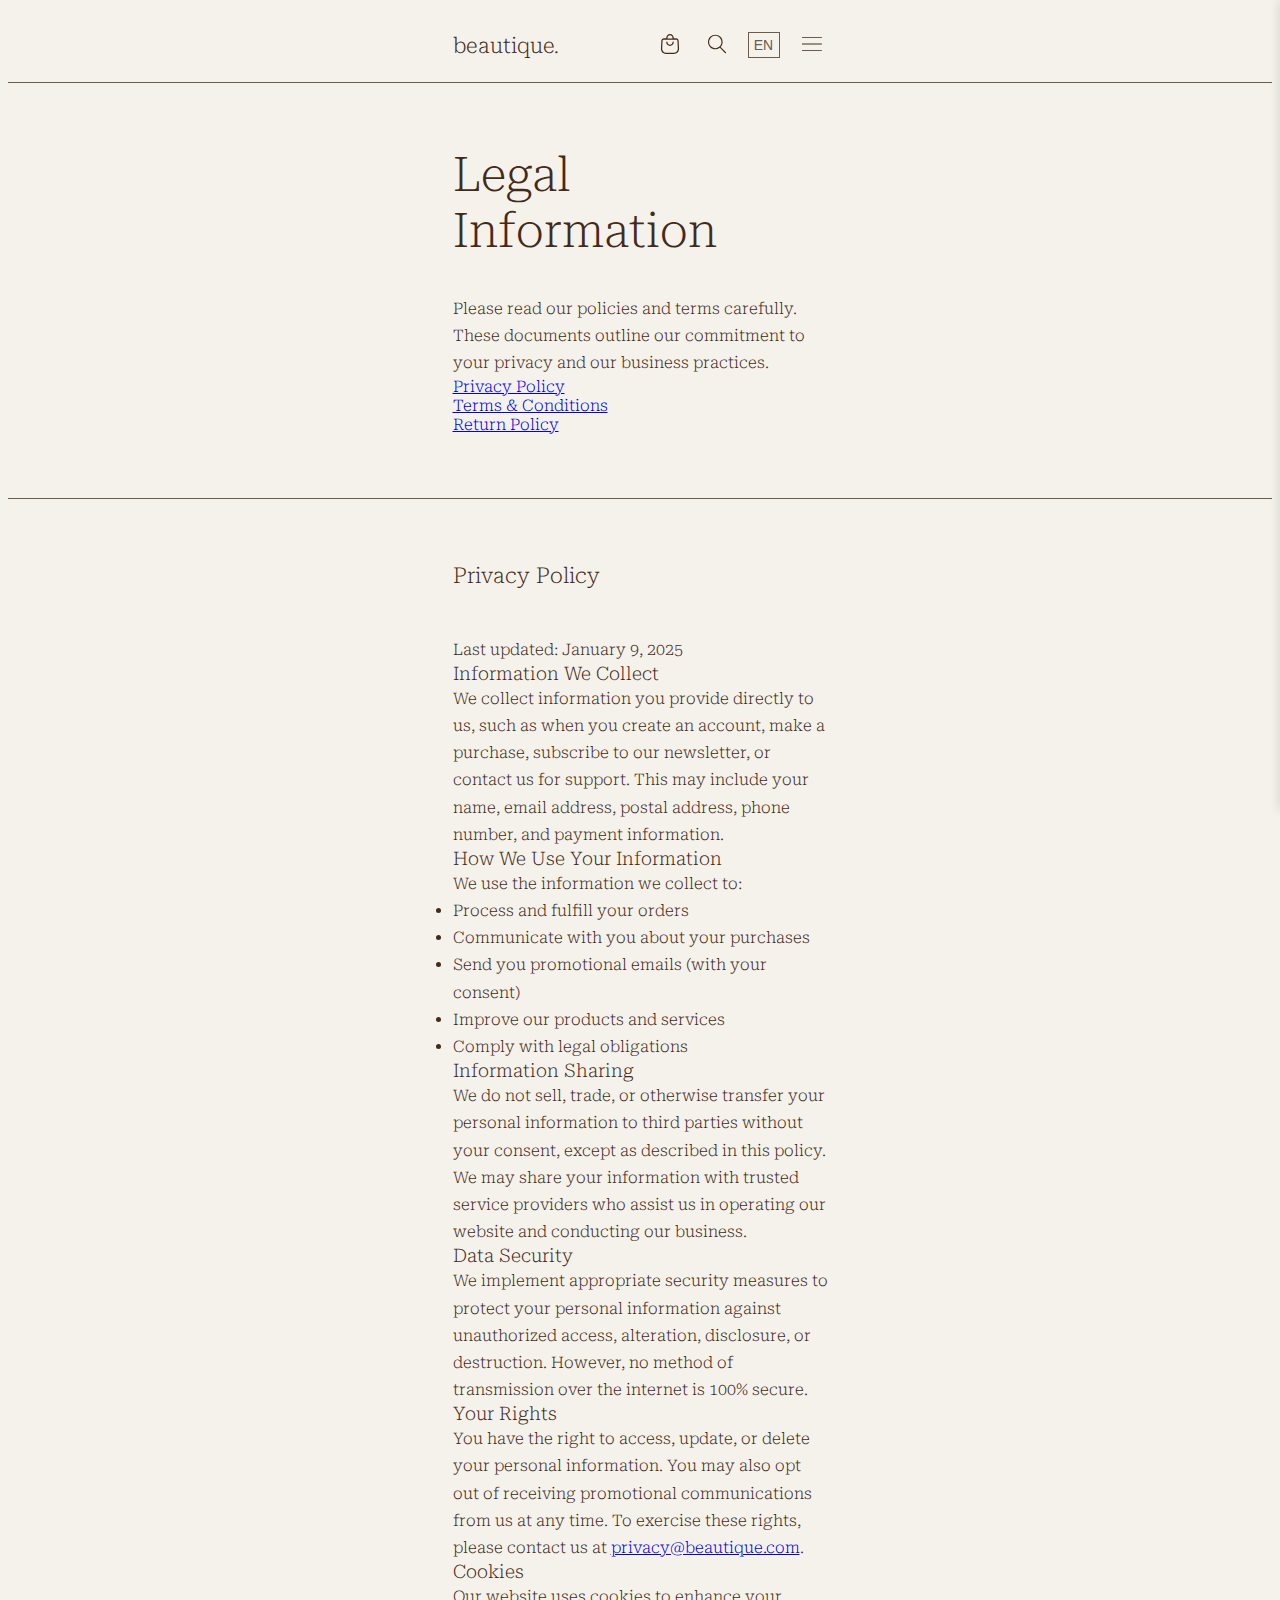
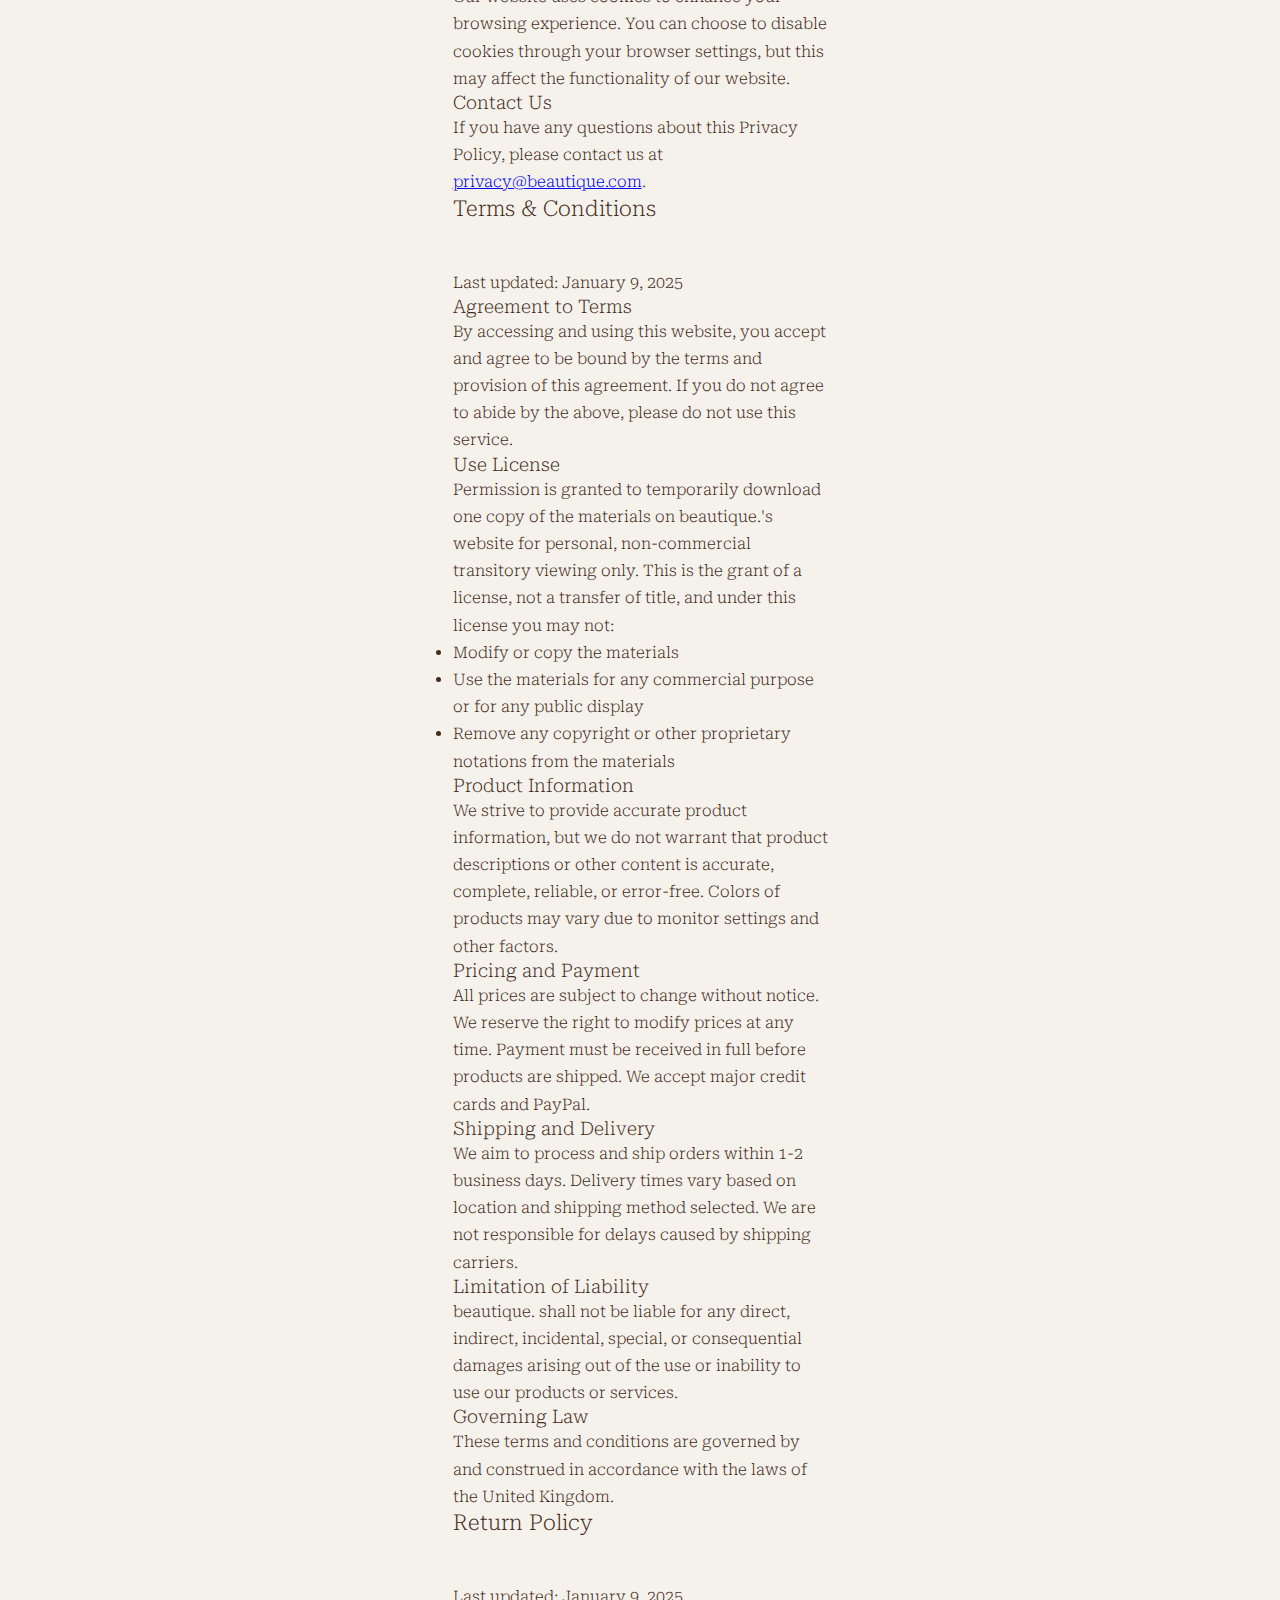
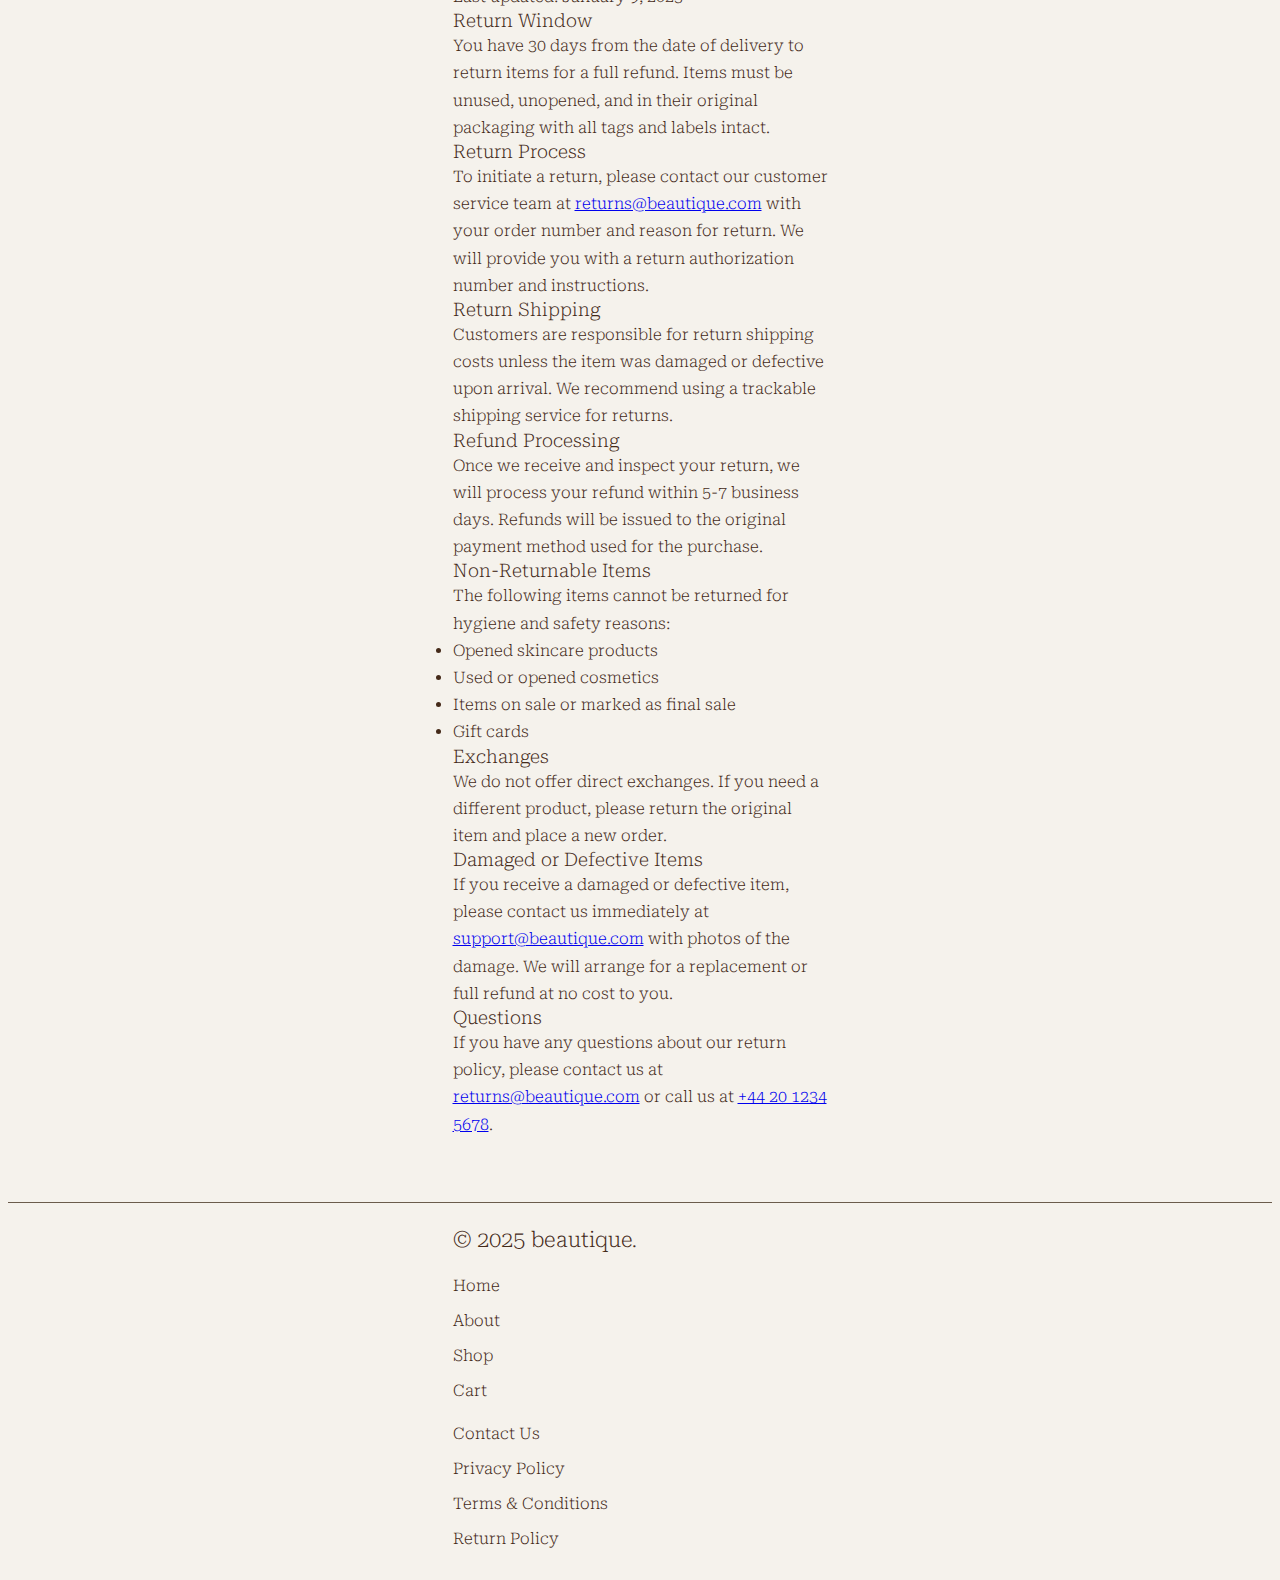
<file: utils.html>
<html lang="en">
  <head>
    <meta charset="UTF-8" />
    <meta name="viewport" content="width=device-width, initial-scale=1.0" />
    <title>beautique. policies</title>
    <link
      rel="shortcut icon"
      href="./images/icons/favicon.ico"
      type="image/x-icon"
    />
    <link rel="preconnect" href="https://fonts.googleapis.com" />
    <link rel="preconnect" href="https://fonts.gstatic.com" crossorigin />
    <link
      href="https://fonts.googleapis.com/css2?family=Roboto+Serif:ital,opsz,wght@0,8..144,100..900;1,8..144,100..900&display=swap"
      rel="stylesheet"
    />

    <link
      rel="stylesheet"
      href="https://cdnjs.cloudflare.com/ajax/libs/modern-normalize/2.0.0/modern-normalize.min.css"
      integrity="sha512-4xo8blKMVCiXpTaLzQSLSw3KFOVPWhm/TRtuPVc4WG6kUgjH6J03IBuG7JZPkcWMxJ5huwaBpOpnwYElP/m6wg=="
      crossorigin="anonymous"
      referrerpolicy="no-referrer"
    />
    <link rel="stylesheet" href="./styles.css" />
  </head>
  <body>
    <header class="header">
      <div class="container header-container">
        <div class="header-logo">
          <a href="./index.html" class="logo link"> beautique. </a>
        </div>
        <nav class="site-nav-header">
          <ul class="header-nav-list list">
            <li class="header-nav-item">
              <a href="./index.html" class="link">Home</a>
            </li>
            <li class="header-nav-item">
              <a href="./about.html" class="link">About</a>
            </li>
            <li class="header-nav-item">
              <a href="./shop.html" class="link">Shop</a>
            </li>
            <li class="header-nav-item">
              <a href="./contact.html" class="link">Contact</a>
            </li>
          </ul>
        </nav>
        <ul class="header-btn-list list">
          <li class="header-btn-item">
            <button class="open-cart-btn empty-button">
              <svg class="cart-icon icon" width="20" height="20">
                <use
                  href="./images/icons/icons.svg#icon-instagram-shop-icon"
                ></use>
              </svg>
              <span class="cart-counter" style="display: none"></span>
            </button>
          </li>
          <li class="header-btn-item">
            <button class="empty-button">
              <svg class="search-icon icon" width="18" height="20">
                <use
                  href="./images/icons/icons.svg#icon-search-line-icon"
                ></use>
              </svg>
            </button>
          </li>
          <li class="header-btn-item">
            <button class="lang-toggle" id="lang-toggle">EN</button>
          </li>
          <li class="header-btn-item">
            <button class="mob-menu-btn empty-button" type="button">
              <svg
                class="mob-menu-icon icon"
                id="menu-icon"
                width="20"
                height="16"
              >
                <use
                  href="./images/icons/icons.svg#icon-three-horizontal-lines-outline-icon"
                  class="burger-icon"
                  id="burger-icon"
                ></use>
                <use
                  href="./images/icons/icons.svg#icon-close-line-icon"
                  class="close-icon"
                  id="close-icon"
                ></use>
              </svg>
            </button>
          </li>
        </ul>
      </div>
      <!-- mob-menu -->
      <div class="mob-menu" id="mob-menu">
        <nav class="mob-menu-nav">
          <ul class="mob-menu-nav-list list">
            <li class="mob-menu-item">
              <a class="mob-menu-nav-link link" href="./index.html">Home</a>
            </li>
            <li class="mob-menu-item">
              <a class="mob-menu-nav-link link" href="./about.html">About</a>
            </li>
            <li class="mob-menu-item">
              <a class="mob-menu-nav-link link" href="./shop.html">Shop</a>
            </li>
            <li class="mob-menu-item">
              <a class="mob-menu-nav-link link" href="./contact.html"
                >Contact</a
              >
            </li>
          </ul>
        </nav>
      </div>
    </header>
    <main>
      <section class="section utils-hero-section">
        <div class="container utils-hero-container">
          <h1 class="hero-title">Legal Information</h1>
          <p class="section-text utils-subtitle">
            Please read our policies and terms carefully. These documents outline our commitment to your privacy and our business practices.
          </p>
          
          <nav class="utils-nav">
            <ul class="utils-nav-list list">
              <li class="utils-nav-item">
                <a href="#privacy-policy" class="utils-nav-link">Privacy Policy</a>
              </li>
              <li class="utils-nav-item">
                <a href="#terms-conditions" class="utils-nav-link">Terms & Conditions</a>
              </li>
              <li class="utils-nav-item">
                <a href="#return-policy" class="utils-nav-link">Return Policy</a>
              </li>
            </ul>
          </nav>
        </div>
      </section>

      <section class="section utils-content-section">
        <div class="container utils-container">
          
          <!-- Privacy Policy -->
          <article id="privacy-policy" class="utils-article">
            <h2 class="section-title utils-article-title">Privacy Policy</h2>
            <p class="section-text utils-last-updated">Last updated: January 9, 2025</p>
            
            <div class="utils-content">
              <h3 class="utils-subtitle">Information We Collect</h3>
              <p class="section-text">
                We collect information you provide directly to us, such as when you create an account, make a purchase, subscribe to our newsletter, or contact us for support. This may include your name, email address, postal address, phone number, and payment information.
              </p>

              <h3 class="utils-subtitle">How We Use Your Information</h3>
              <p class="section-text">
                We use the information we collect to:
              </p>
              <ul class="utils-list">
                <li class="section-text">Process and fulfill your orders</li>
                <li class="section-text">Communicate with you about your purchases</li>
                <li class="section-text">Send you promotional emails (with your consent)</li>
                <li class="section-text">Improve our products and services</li>
                <li class="section-text">Comply with legal obligations</li>
              </ul>

              <h3 class="utils-subtitle">Information Sharing</h3>
              <p class="section-text">
                We do not sell, trade, or otherwise transfer your personal information to third parties without your consent, except as described in this policy. We may share your information with trusted service providers who assist us in operating our website and conducting our business.
              </p>

              <h3 class="utils-subtitle">Data Security</h3>
              <p class="section-text">
                We implement appropriate security measures to protect your personal information against unauthorized access, alteration, disclosure, or destruction. However, no method of transmission over the internet is 100% secure.
              </p>

              <h3 class="utils-subtitle">Your Rights</h3>
              <p class="section-text">
                You have the right to access, update, or delete your personal information. You may also opt out of receiving promotional communications from us at any time. To exercise these rights, please contact us at <a href="mailto:privacy@beautique.com" class="contact-link">privacy@beautique.com</a>.
              </p>

              <h3 class="utils-subtitle">Cookies</h3>
              <p class="section-text">
                Our website uses cookies to enhance your browsing experience. You can choose to disable cookies through your browser settings, but this may affect the functionality of our website.
              </p>

              <h3 class="utils-subtitle">Contact Us</h3>
              <p class="section-text">
                If you have any questions about this Privacy Policy, please contact us at <a href="mailto:privacy@beautique.com" class="contact-link">privacy@beautique.com</a>.
              </p>
            </div>
          </article>

          <!-- Terms & Conditions -->
          <article id="terms-conditions" class="utils-article">
            <h2 class="section-title utils-article-title">Terms & Conditions</h2>
            <p class="section-text utils-last-updated">Last updated: January 9, 2025</p>
            
            <div class="utils-content">
              <h3 class="utils-subtitle">Agreement to Terms</h3>
              <p class="section-text">
                By accessing and using this website, you accept and agree to be bound by the terms and provision of this agreement. If you do not agree to abide by the above, please do not use this service.
              </p>

              <h3 class="utils-subtitle">Use License</h3>
              <p class="section-text">
                Permission is granted to temporarily download one copy of the materials on beautique.'s website for personal, non-commercial transitory viewing only. This is the grant of a license, not a transfer of title, and under this license you may not:
              </p>
              <ul class="utils-list">
                <li class="section-text">Modify or copy the materials</li>
                <li class="section-text">Use the materials for any commercial purpose or for any public display</li>
                <li class="section-text">Remove any copyright or other proprietary notations from the materials</li>
              </ul>

              <h3 class="utils-subtitle">Product Information</h3>
              <p class="section-text">
                We strive to provide accurate product information, but we do not warrant that product descriptions or other content is accurate, complete, reliable, or error-free. Colors of products may vary due to monitor settings and other factors.
              </p>

              <h3 class="utils-subtitle">Pricing and Payment</h3>
              <p class="section-text">
                All prices are subject to change without notice. We reserve the right to modify prices at any time. Payment must be received in full before products are shipped. We accept major credit cards and PayPal.
              </p>

              <h3 class="utils-subtitle">Shipping and Delivery</h3>
              <p class="section-text">
                We aim to process and ship orders within 1-2 business days. Delivery times vary based on location and shipping method selected. We are not responsible for delays caused by shipping carriers.
              </p>

              <h3 class="utils-subtitle">Limitation of Liability</h3>
              <p class="section-text">
                beautique. shall not be liable for any direct, indirect, incidental, special, or consequential damages arising out of the use or inability to use our products or services.
              </p>

              <h3 class="utils-subtitle">Governing Law</h3>
              <p class="section-text">
                These terms and conditions are governed by and construed in accordance with the laws of the United Kingdom.
              </p>
            </div>
          </article>

          <!-- Return Policy -->
          <article id="return-policy" class="utils-article">
            <h2 class="section-title utils-article-title">Return Policy</h2>
            <p class="section-text utils-last-updated">Last updated: January 9, 2025</p>
            
            <div class="utils-content">
              <h3 class="utils-subtitle">Return Window</h3>
              <p class="section-text">
                You have 30 days from the date of delivery to return items for a full refund. Items must be unused, unopened, and in their original packaging with all tags and labels intact.
              </p>

              <h3 class="utils-subtitle">Return Process</h3>
              <p class="section-text">
                To initiate a return, please contact our customer service team at <a href="mailto:returns@beautique.com" class="contact-link">returns@beautique.com</a> with your order number and reason for return. We will provide you with a return authorization number and instructions.
              </p>

              <h3 class="utils-subtitle">Return Shipping</h3>
              <p class="section-text">
                Customers are responsible for return shipping costs unless the item was damaged or defective upon arrival. We recommend using a trackable shipping service for returns.
              </p>

              <h3 class="utils-subtitle">Refund Processing</h3>
              <p class="section-text">
                Once we receive and inspect your return, we will process your refund within 5-7 business days. Refunds will be issued to the original payment method used for the purchase.
              </p>

              <h3 class="utils-subtitle">Non-Returnable Items</h3>
              <p class="section-text">
                The following items cannot be returned for hygiene and safety reasons:
              </p>
              <ul class="utils-list">
                <li class="section-text">Opened skincare products</li>
                <li class="section-text">Used or opened cosmetics</li>
                <li class="section-text">Items on sale or marked as final sale</li>
                <li class="section-text">Gift cards</li>
              </ul>

              <h3 class="utils-subtitle">Exchanges</h3>
              <p class="section-text">
                We do not offer direct exchanges. If you need a different product, please return the original item and place a new order.
              </p>

              <h3 class="utils-subtitle">Damaged or Defective Items</h3>
              <p class="section-text">
                If you receive a damaged or defective item, please contact us immediately at <a href="mailto:support@beautique.com" class="contact-link">support@beautique.com</a> with photos of the damage. We will arrange for a replacement or full refund at no cost to you.
              </p>

              <h3 class="utils-subtitle">Questions</h3>
              <p class="section-text">
                If you have any questions about our return policy, please contact us at <a href="mailto:returns@beautique.com" class="contact-link">returns@beautique.com</a> or call us at <a href="tel:+442012345678" class="contact-link">+44 20 1234 5678</a>.
              </p>
            </div>
          </article>

        </div>
      </section>
    </main>
    
    <footer class="footer">
      <div class="container footer-container">
        <div class="header-logo">
          <a href="./index.html" class="logo link"> &copy 2025 beautique. </a>
        </div>
        <div class="footer-content">
          <nav class="footer-nav">
            <ul class="list footer-nav-list">
              <li class="footer-nav-item">
                <a href="./index.html" class="link">Home</a>
              </li>
              <li class="footer-nav-item">
                <a href="./about.html" class="link">About</a>
              </li>
              <li class="footer-nav-item">
                <a href="./shop.html" class="link">Shop</a>
              </li>
              <li class="footer-nav-item">Cart</li>
            </ul>
          </nav>
          <ul class="util-list list footer-nav-list">
            <li class="footer-nav-item">
              <a href="./contact.html" class="link">Contact Us</a>
            </li>
            <li class="footer-nav-item">
              <a href="./utils.html#privacy-policy" class="link">Privacy Policy</a>
            </li>
            <li class="footer-nav-item">
              <a href="./utils.html#terms-conditions" class="link">Terms & Conditions</a>
            </li>
            <li class="footer-nav-item">
              <a href="./utils.html#return-policy" class="link">Return Policy</a>
            </li>
          </ul>
        </div>
      </div>
    </footer>
    
    <div class="cart-sidebar" id="cart-sidebar">
      <div class="cart-header">
        <h3>Your Cart</h3>
        <button class="close-cart empty-button">
          <svg class="close-cart-icon icon" width="22" height="22">
            <use href="./images/icons/icons.svg#icon-close-line-icon"></use>
          </svg>
        </button>
      </div>

      <div class="cart-items" id="cart-items"></div>

      <div class="cart-footer">
        <div class="cart-total">
          <strong>Total: <span id="cart-total">€0.00</span></strong>
        </div>
        <button class="checkout-btn">Checkout</button>
      </div>
    </div>

    <div class="cart-overlay" id="cart-overlay"></div>

    <script type="module" src="./js/mob-menu.js"></script>
    <script type="module" src="./js/lang.js"></script>
    <script type="module" src="./js/cart.js"></script>
  </body>
</html>
</file>
<file: css/styles.css>
:root {
  --bg-color-light: #f5f2ec;
  --text-color: #442a19;
  --button-color: #6b5c4c;
}

body {
  font-family: "Roboto Serif", serif;
  background-color: var(--bg-color-light);
  color: var(--text-color);
}

.container {
  padding-left: 64px;
  padding-right: 64px;
}

.section {
  padding-top: 72px;
  padding-bottom: 72px;
  border-bottom: 1px solid var(--button-color);
}

button {
  cursor: pointer;
}

h1,
h2,
h3,
h4,
p,
ul,
ol {
  margin-top: 0;
  margin-bottom: 0;
}

ul,
ol {
  padding-left: 0;
}

img {
  display: block;
  height: auto;
}

.list {
  list-style: none;
}

/* header */
.header {
  border-bottom: 1px solid var(--button-color);
}

.header-container {
  padding-top: 24px;
  padding-bottom: 24px;
  display: flex;
  justify-content: space-between;
}

.header-nav-list {
  display: flex;
  gap: 24px;
}

.btn-list {
  display: flex;
  gap: 16px;
  align-items: center;
}

/* hero */

.hero-container {
  display: flex;
  align-items: center;
  justify-content: space-evenly;
}

.hero-title {
  font-size: 48px;
  font-weight: 300;
  margin-bottom: 16px;
}

.hero-img-wrap {
  max-width: 760px;
  display: flex;
  flex-direction: column;
  gap: 16px;
}

.category-list {
  display: flex;
  justify-content: center;
  gap: 72px;
}
</file>
<file: styles.css>
:root {
  --bg-color-light: #f5f2ec;
  --text-color: #442a19;
  --button-color: #6b5c4c;
  --border-color: #d2cec9;
}

body {
  font-family: "Roboto Serif", serif;
  background-color: var(--bg-color-light);
  color: var(--text-color);
}

h1,
h2,
h3,
h4,
p,
ul,
ol {
  margin-top: 0;
  margin-bottom: 0;
  font-weight: 200;
}

ul,
ol {
  padding-left: 0;
}

img {
  display: block;
  height: auto;
}

body.lock-scroll {
  overflow: hidden;
}

.visually-hidden {
  position: absolute;
  width: 1px;
  height: 1px;
  margin: -1px;
  border: 0;
  padding: 0;
  white-space: nowrap;
  clip-path: inset(100%);
  clip: rect(0 0 0 0);
  overflow: hidden;
}

.is-hidden {
  opacity: 0;
  visibility: hidden;
  pointer-events: none;
}

.icon {
  fill: var(--text-color);
}

.link {
  text-decoration: none;
  color: var(--text-color);

  cursor: pointer;
}

.link:visited {
  color: var(--text-color);
}

.list {
  list-style: none;
}

.section {
  padding-top: 64px;
  padding-bottom: 64px;
  border-bottom: 1px solid var(--button-color);
}

.container {
  padding-left: 20px;
  padding-right: 20px;

  max-width: 375px;

  margin-left: auto;
  margin-right: auto;
}

.shop-link-btn {
  background-color: var(--button-color);

  display: flex;
  justify-content: center;
  width: 180px;
  padding-top: 16px;
  padding-bottom: 16px;
  padding-left: 24px;
  padding-right: 24px;
  border: 1px solid var(--button-color);
  color: var(--bg-color-light);
  text-transform: uppercase;
  text-align: center;
  font-family: inherit;
  text-decoration: none;

  transition: all 0.6s ease;
}

.shop-link-btn:hover {
  background-color: var(--bg-color-light);
  color: var(--text-color);
}

.wow-section {
  text-align: center;
}

.wow-title {
  font-weight: 300;
  font-size: 20px;
}

.section-title {
  font-size: 22px;
  margin-bottom: 48px;
}

.section-text {
  font-size: 16px;
  line-height: 1.7;
}

/* ------------------HEADER---------------------------- */
.header {
  padding-top: 24px;
  padding-bottom: 24px;
  border-bottom: 1px solid var(--button-color);
}

.header-container {
  display: flex;
  align-items: center;
  justify-content: space-between;
  /* height: 100%; */
}

.logo {
  font-size: 22px;
  font-weight: 200;
}

.site-nav-header {
  display: none;
}

.header-nav-item {
  text-transform: lowercase;
}

.header-btn-list {
  display: flex;
  gap: 16px;

  align-items: center;
}

.empty-button {
  border: transparent;
  background-color: transparent;
  cursor: pointer;
}

.close-icon {
  display: none;
}

.mob-menu {
  position: fixed;
  width: 100%;
  height: 100vh;
  top: 80px;
  left: 0;

  background-color: var(--bg-color-light);
  opacity: 0;
  visibility: hidden;
  transition: opacity 300ms ease, visibility 300ms ease;

  z-index: 1000;
  display: flex;
  flex-direction: column;

  -webkit-overflow-scrolling: touch;
}
.mob-menu.open {
  opacity: 1;
  visibility: visible;
}

.mob-menu-nav-list {
  margin-top: 120px;
  display: flex;
  flex-direction: column;
  gap: 36px;

  padding-left: 20px;
  padding-right: 20px;

  text-align: center;
  text-transform: lowercase;
  font-size: 24px;
}

/* --------------------HERO------------------------ */

.hero-container {
  display: flex;
  flex-direction: column;
  gap: 48px;
}

.hero-title {
  font-size: 48px;
  margin-bottom: 36px;
}

.hero-subtitle {
  font-size: 24px;
  margin-bottom: 36px;
}

.hero-img > img {
  width: 100%;
}

.hero-text {
  margin-top: 16px;
  line-height: 1.7;
  font-size: 16px;
  text-align: justify;
}

/* ---------------------ABOUT---------------------- */

.about-text-wrap {
  display: flex;
  flex-direction: column;
  gap: 8px;
}

.about-btn {
  margin-top: 36px;
  margin-bottom: 48px;

  background-color: var(--bg-color-light);
  color: var(--text-color);
  transition: all 0.6s ease;
}

.about-btn:hover {
  background-color: var(--button-color);
  color: var(--bg-color-light);
}

.about-img-wrap img {
  width: 100%;
}

/* -------------------CATEGORY------------------ */

.category-btn {
  margin-top: 48px;
}

.categoty-list {
  display: flex;
  flex-direction: column;
  gap: 48px;
}

.category-link {
  display: block;
  text-decoration: none;
  color: inherit;
  min-height: 44px;
}

.category-card {
  position: relative;
  overflow: hidden;
  cursor: pointer;
  transition: transform 0.3s ease;
}

.category-card img {
  width: 100%;
  object-fit: cover;
  transition: transform 0.3s ease;
}

.category-card:hover img {
  transform: scale(1.05);
}

.category-overlay {
  position: absolute;
  bottom: 0;
  left: 0;
  right: 0;
  background: rgba(107, 92, 76, 0.7);
  padding: 20px;
  text-align: center;
}

.category-title {
  color: var(--bg-color-light);
  font-size: 18px;
  font-weight: 400;
  text-transform: uppercase;
  letter-spacing: 1px;
  margin: 0;
  text-shadow: 1px 1px 2px rgba(0, 0, 0, 0.5);
}

/* -------------------RECOMMEND-SECTION-------------------- */

.recommend-list {
  display: flex;
  flex-direction: column;
  gap: 48px;
}

.recommend-item {
  border: 1px solid var(--border-color);
  padding-left: 20px;
  padding-right: 20px;
  padding-top: 24px;
  padding-bottom: 24px;
  margin-left: auto;
  margin-right: auto;
  width: 100%;

  justify-content: center;

  transition: all 0.6s ease;
}

.recommend-item:hover,
.recommend-item:focus {
  border: 1px solid var(--text-color);
}

.item-card-description {
  margin-top: 24px;
  display: flex;
  flex-direction: column;
  gap: 12px;
}

.item-card-subtitle {
  color: var(--button-color);
  font-size: 12px;
}

.item-card-img {
  width: 293px;
  height: 293px;
  margin-left: auto;
  margin-right: auto;
}

.item-card-img img {
  display: block;
  height: 100%;
  width: 100%;
  object-fit: cover;
  transition: transform 0.3s ease;
}

/* .item-card-img:hover img {
  transform: scale(1.05);
} */

.shop-link-btn.cart-button {
  width: 100%;
  margin-left: auto;
  margin-right: auto;
}

/* -----------------Footer------------------ */

.footer-container {
  padding-top: 24px;
  padding-bottom: 24px;

  display: flex;
  flex-direction: column;
}

.footer-nav-list {
  margin-top: 24px;
  display: flex;
  flex-direction: column;
  gap: 16px;
  font-size: 16px;
  justify-content: space-between;
}

/* ----------------SHOP-PAGE-------------- */

.filter-list {
  display: flex;
  flex-wrap: wrap;
  gap: 12px;
  margin-bottom: 36px;
}

.filter-btn {
  padding: 8px 16px;
  border: 1px solid var(--button-color);
  background: var(--bg-color-light);
  color: var(--button-color);
  font-size: 14px;
  text-transform: uppercase;
  white-space: nowrap;
  transition: all 0.3s ease;
}

.filter-btn.active,
.filter-btn:hover {
  background-color: var(--button-color);
  color: var(--bg-color-light);
}

/* -----------------ITEM-PAGE-------------- */

.back-link {
  font-size: 14px;
  margin-bottom: 24px;
  display: inline-block;
}

.item-photo img {
  width: 100%;
  object-fit: cover;
}

.item-photo {
  position: relative;
  margin-bottom: 24px;
}

.category-badge {
  position: absolute;
  top: 10px;
  right: 10px;
  background: var(--bg-color-light);
  color: inherit;
  padding: 12px 12px;
  width: 64px;
  border-radius: 50px;
  font-size: 12px;
  text-align: center;
}

.purchase-wrap {
  margin-top: 24px;
  margin-bottom: 24px;

  display: flex;
  align-items: center;
  justify-content: space-between;
}

.volume-select {
  border: 1px solid var(--border-color);
  background-color: transparent;
  color: var(--text-color);

  padding: 15px;
  width: 100%;

  outline-color: var(--border-color);
  outline-style: none;
  /* outline-width: 0px;

  border-image-outset: 0;
  border-image-repeat: stretch;
  border-image-slice: 100%;
  border-image-source: none;
  border-image-width: 1;
  border-left-color: var(--border-color);

  clear: both; */

}

.item-card-price {
  margin-top: 24px;
  font-size: 24px;
}

.product-tabs {
  margin-top: 24px;
}

.tab-buttons {
  display: flex;
  justify-content: space-evenly;

  margin-bottom: 24px;
}

.tab-btn {
  background: none;
  border: none;
  padding: 12px 24px;
  cursor: pointer;
  font-size: 16px;
  color: #8b7765;
  /* border-bottom: 2px solid transparent; */
  border-bottom: 1px solid var(--border-color);
  transition: all 0.3s ease;
}

.tab-btn.active {
  color: var(--text-color);
  border-bottom-color: var(--button-color);
  font-weight: 400;
}

.tab-btn:hover {
  color: var(--text-color);
}

.tab-pane {
  display: none;
  animation: fadeIn 0.3s ease;
}

.tab-pane.active {
  display: block;
}

@keyframes fadeIn {
  from {
    opacity: 0;
    transform: translateY(10px);
  }
  to {
    opacity: 1;
    transform: translateY(0);
  }
}

.cart-sidebar {
  position: fixed;
  top: 0;
  right: -400px; /* приховано */
  width: 400px;
  height: 90vh;
  background: var(--bg-color-light);
  box-shadow: -2px 0 10px rgba(0, 0, 0, 0.1);
  transition: right 0.3s ease;
  z-index: 1000;
  display: flex;
  flex-direction: column;
}

.cart-sidebar.open {
  right: 0; /* показано */
}

.cart-header {
  display: flex;
  justify-content: space-between;
  align-items: center;
  padding: 20px;
  border-bottom: 1px solid #e0e0e0;
}

.cart-items {
  flex: 1;
  padding: 20px;
  overflow-y: auto;
}

.cart-item {
  display: flex;
  gap: 15px;
  padding: 15px 0;
  border-bottom: 1px solid var(--border-color);
}

.cart-item img {
  width: 60px;
  height: 60px;
  object-fit: cover;
  border-radius: 4px;
}

.cart-item-info {
  flex: 1;
}

.cart-item-info h4 {
  font-size: 14px;
  margin: 0 0 5px 0;
  color: var(--text-color);
}

.cart-item-info p {
  font-size: 12px;
  color: #8b7765;
  margin: 0;
}

.cart-item-controls {
  display: flex;
  align-items: center;
  gap: 10px;
}

.quantity-btn {
  width: 30px;
  height: 30px;
  border: 1px solid #ddd;
  background: var(--bg-color-light);
  cursor: pointer;
  border-radius: 4px;
  display: flex;
  align-items: center;
  justify-content: center;
}

.cart-footer {
  padding: 20px;
  border-top: 1px solid var(--border-color);
  background: var(--bg-color-light);
}

.cart-total {
  margin-bottom: 15px;
  text-align: center;
  font-size: 18px;
  color: #442a19;
}

.checkout-btn {
  width: 100%;
  padding: 15px;
  background: var(--button-color);
  color: var(--bg-color-light);
  border: none;
  font-size: 16px;
  font-weight: 400;
  cursor: pointer;
  transition: background 0.3s ease;
}

.checkout-btn:hover {
  background: #442a19;
}

.cart-overlay {
  position: fixed;
  top: 0;
  left: 0;
  min-width: 100%;
  height: 100%;
  background: rgba(0, 0, 0, 0.5);
  opacity: 0;
  visibility: hidden;
  transition: all 0.3s ease;
  z-index: 999;
}

.cart-overlay.active {
  opacity: 1;
  visibility: visible;
}
.lang-toggle {
  background: none;
  border: 1px solid var(--button-color);
  color: var(--button-color);
  font-size: 14px;
  font-weight: 400;
  cursor: pointer;
  padding: 4px 4px;

  width: 32px;
  transition: all 0.3s ease;
}

.lang-toggle:hover {
  background: var(--button-color);
  color: var(--bg-color-light);
}


/* Мобільна версія */
@media (max-width: 768px) {
  .cart-sidebar {
    width: 100%;
    right: -100%;
  }
}
</file>
